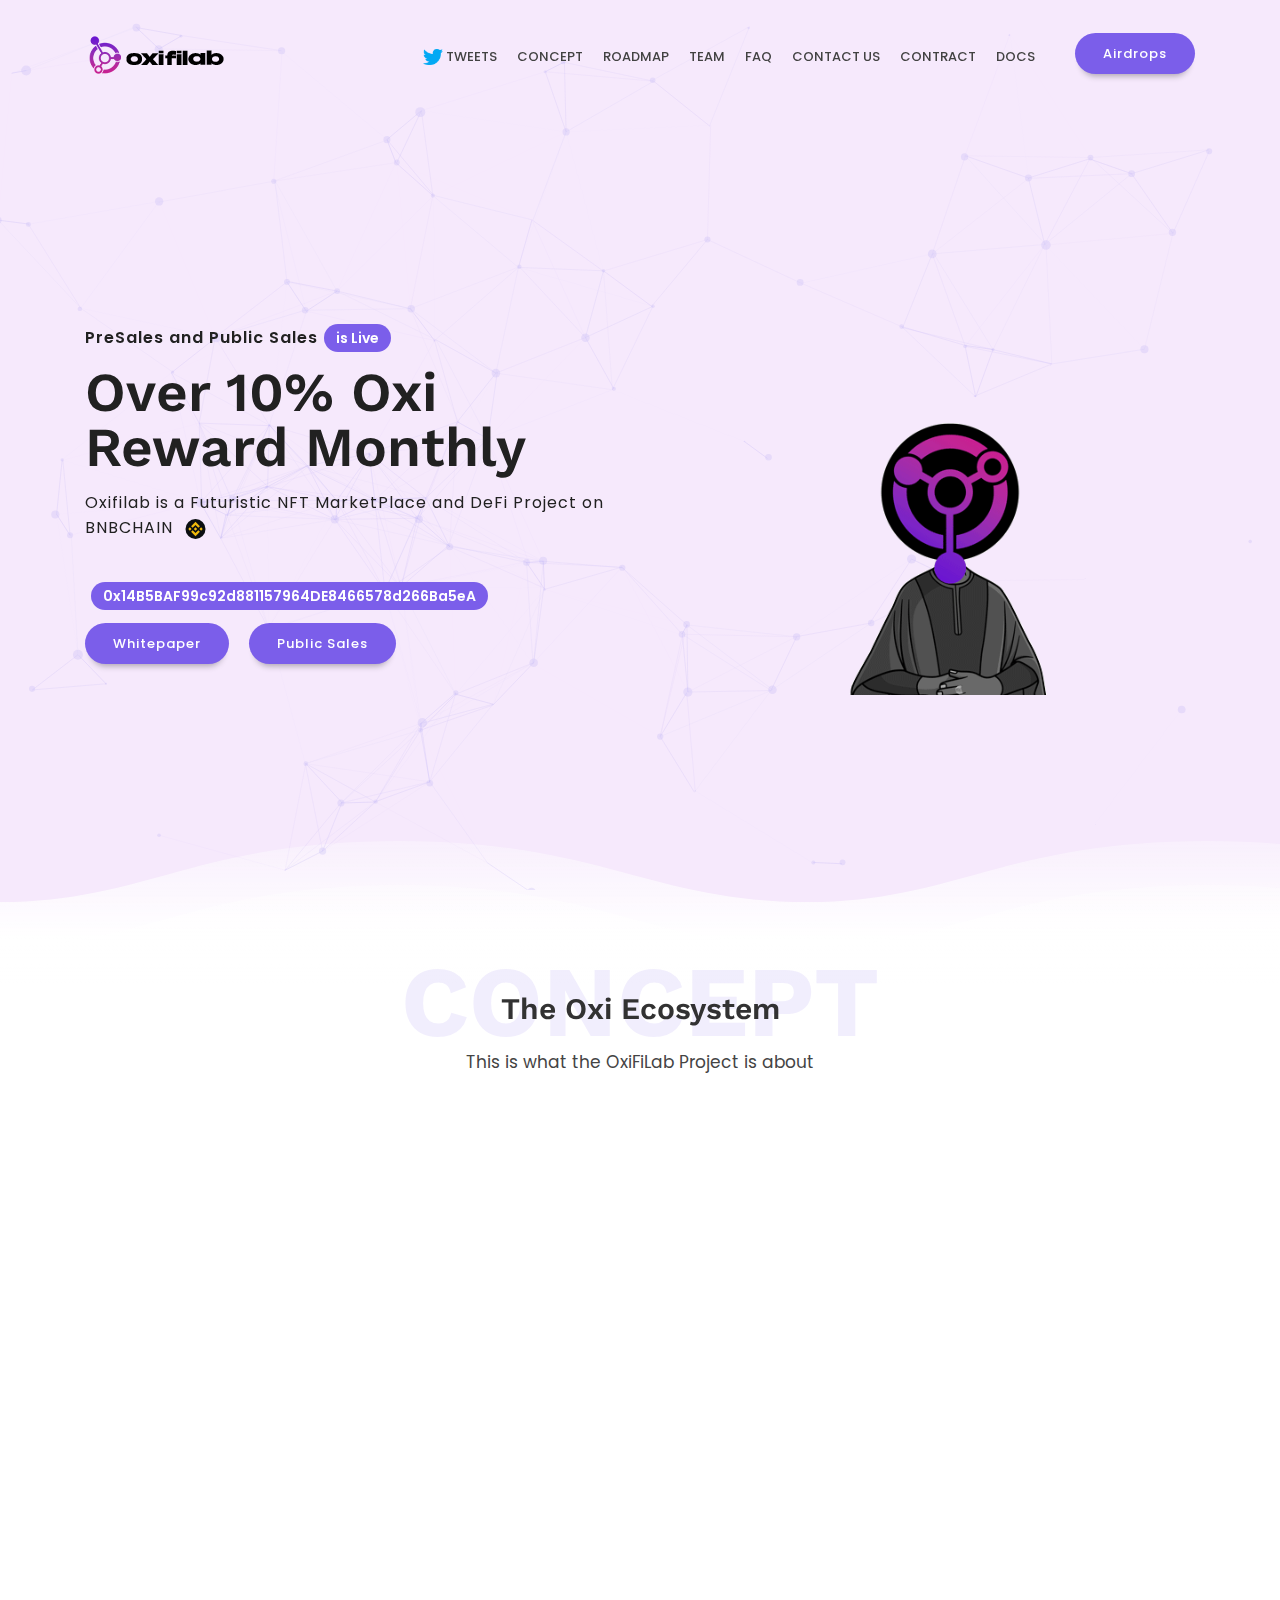
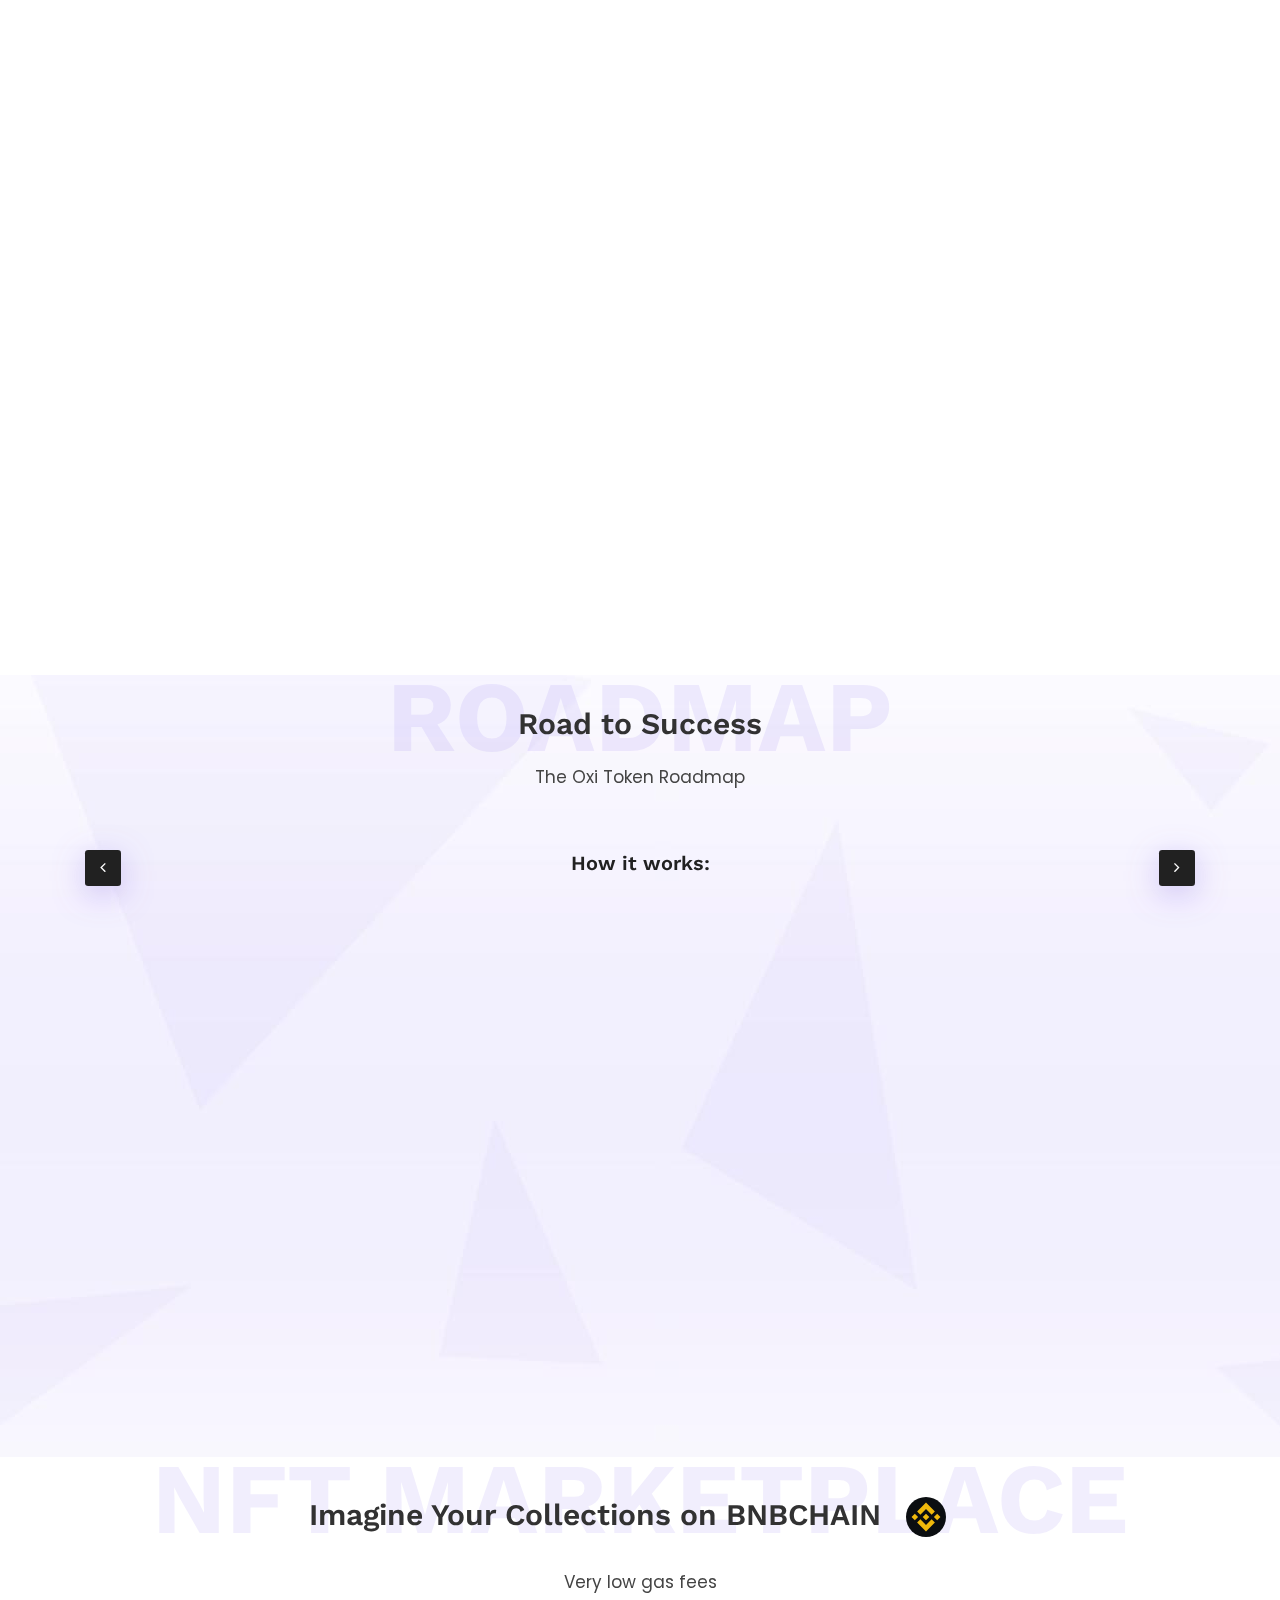
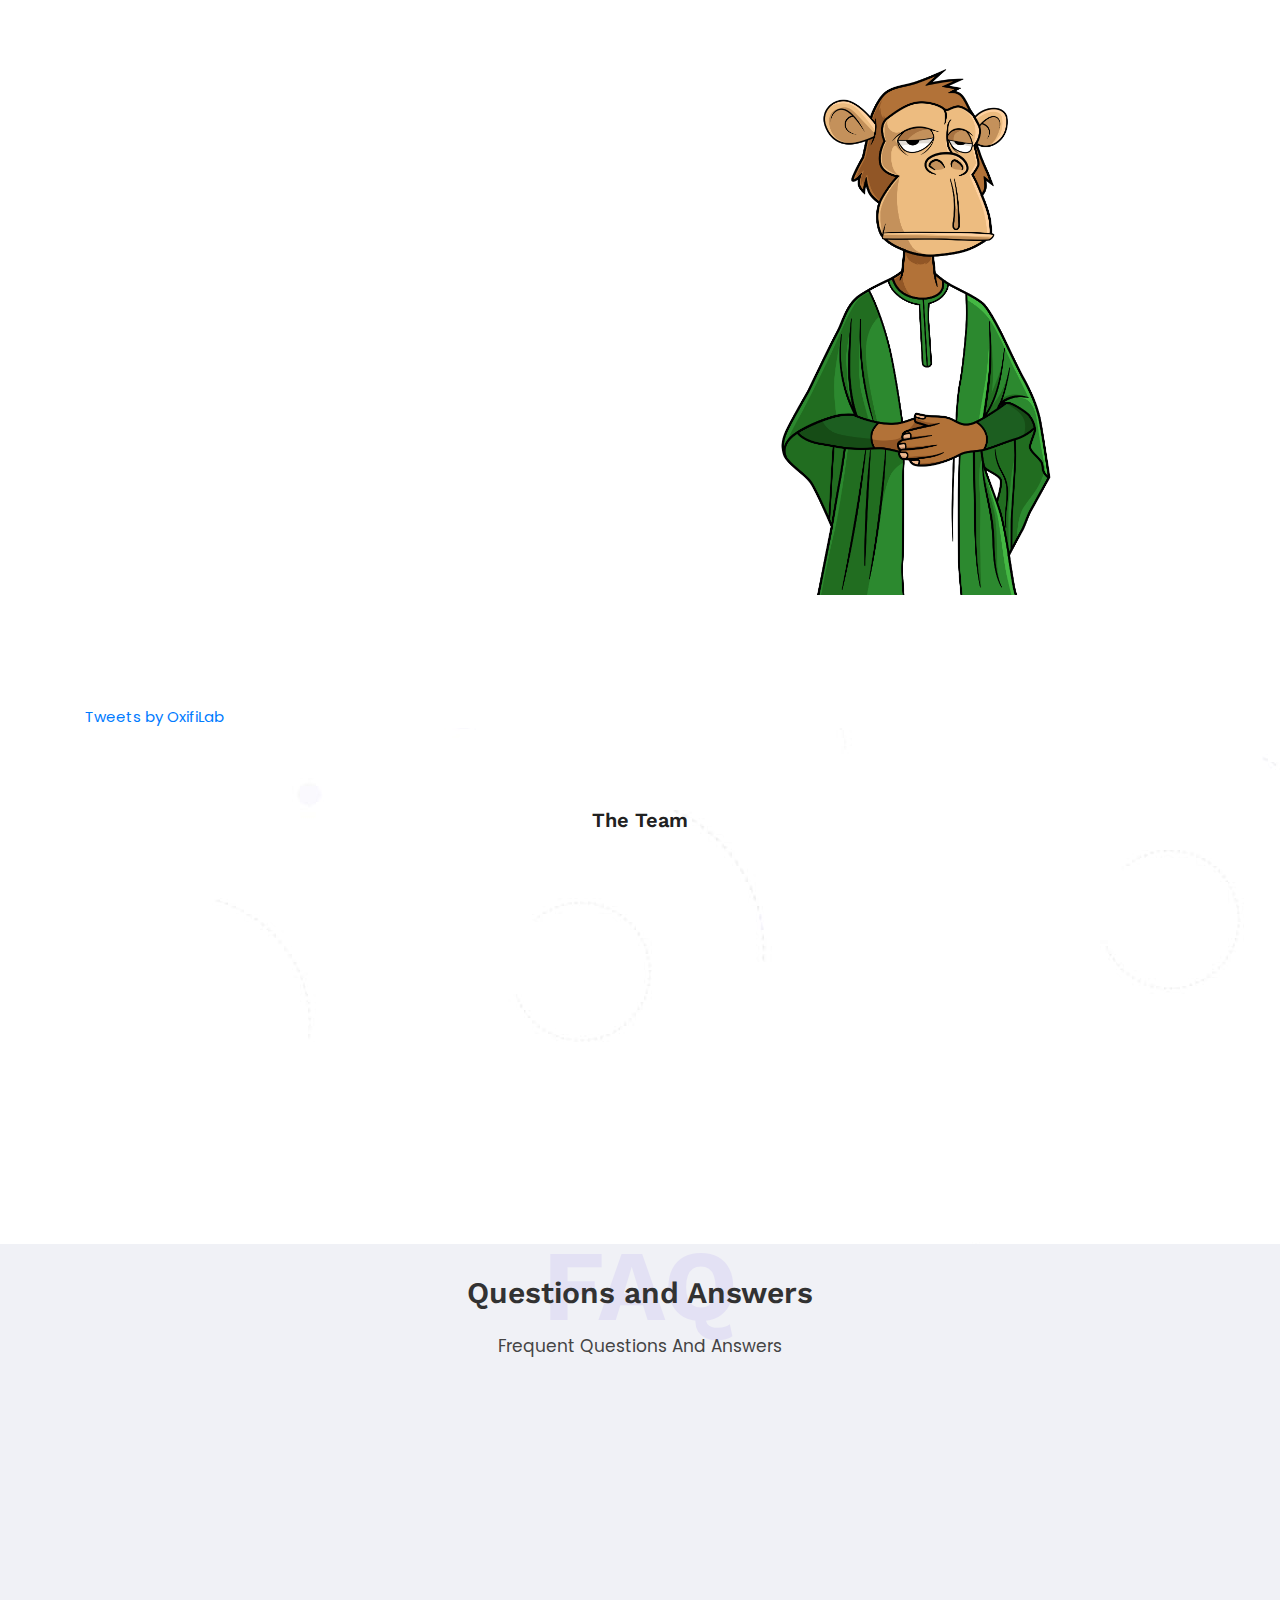
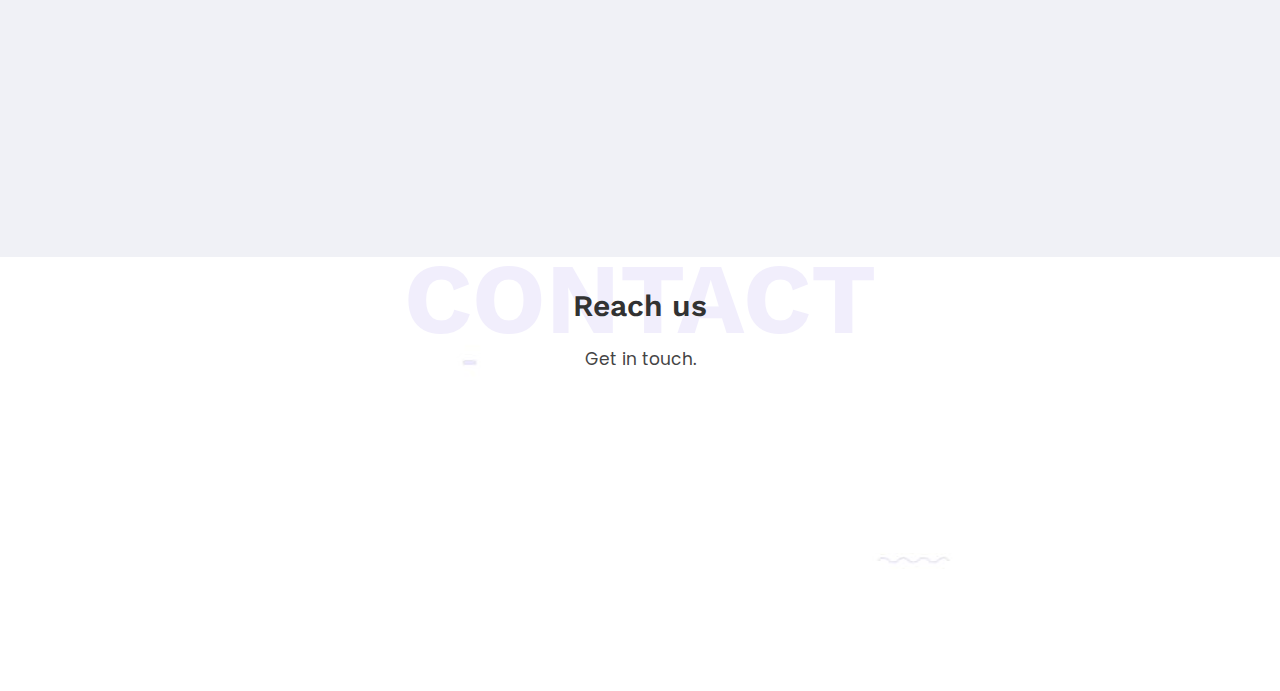
<file: index.html>
﻿<!DOCTYPE html>
<!--[if IE 8]><html class="no-js lt-ie9" lang="en"> <![endif]-->
<!--[if gt IE 8]>
<!--><html class="no-js" lang="en"><!--<![endif]-->
<head>

	<!-- Basic Page Needs
	================================================== -->
	<meta charset="utf-8">
	<title>OxiFi Lab</title>
	<meta name="description"  content="Oxifi DEFINFT" />
	<meta name="author" content="OxifiDev">
	<meta name="keywords"  content="crypto, defi, oxifilab, oxil," />
	<meta property="og:title" content="Oxifi Lab Brew" />
	<meta property="og:type" content="website" />
	<meta property="og:url" content="www.oxifilab.co" />
	<meta property="og:image" content="https://oxifilab.co/img/coin-oxi.png" />
	<meta property="og:image:width" content="470" />
	<meta property="og:image:height" content="246" />
	<meta property="og:site_name" content="" />
	<meta property="og:description" content="" />
	<meta name="twitter:card" content="summary" />
	<meta name="twitter:site" content="@www.oxiflab.co" />
	<meta name="twitter:domain" content="http://oxifilab.co/" />
	<meta name="twitter:title" content="Oxifi Lab Brew" />
	<meta name="twitter:description" content="Future of DeFi" />
	<meta name="twitter:image" content="https://oxifilab.co/img/coin-oxi.png" />

	<!-- Mobile Specific Metas
	================================================== -->
	<meta name="viewport" content="width=device-width, initial-scale=1, maximum-scale=1">
	<meta name="theme-color" content="#212121"/>
    <meta name="msapplication-navbutton-color" content="#212121"/>
    <meta name="apple-mobile-web-app-status-bar-style" content="#212121"/>

	<!-- Web Fonts 
	================================================== -->
	<link href="https://fonts.googleapis.com/css?family=Work+Sans:100,200,300,400,500,600,700,800,900" rel="stylesheet"/>
	<link href="https://fonts.googleapis.com/css?family=Poppins:100,100i,200,200i,300,300i,400,400i,500,500i,600,600i,700,700i,800,800i,900,900i" rel="stylesheet"/>
	<link href="https://fonts.googleapis.com/css?family=Crimson+Text:400,400i,600,600i,700,700i" rel="stylesheet"/>	
	
	<!-- CSS
	================================================== -->
	<link rel="stylesheet" href="css/bootstrap.min.css"/>
	<link rel="stylesheet" href="css/font-awesome.min.css"/>
	<link rel="stylesheet" href="css/owl.carousel.css"/>
	<link rel="stylesheet" href="css/owl.transitions.css"/>
	<link rel="stylesheet" href="css/style.css"/>
	<link rel="stylesheet" href="css/colors/color.css"/>
			
	<!-- Favicons
	================================================== -->
	<link rel="icon" type="image/png" href="favicon.png">
	<link rel="apple-touch-icon" href="apple-touch-icon.png">
	<link rel="apple-touch-icon" sizes="72x72" href="apple-touch-icon-72x72.png">
	<link rel="apple-touch-icon" sizes="114x114" href="apple-touch-icon-114x114.png">
	
	
</head>
<body>	

	<div class="loader">
		<svg version="1.1" id="Layer_1" xmlns="http://www.w3.org/2000/svg" xmlns:xlink="http://www.w3.org/1999/xlink" x="0px" y="0px"
		 width="24px" height="30px" viewBox="0 0 24 30" style="enable-background:new 0 0 50 50;" xml:space="preserve">
			<rect x="0" y="0" width="4" height="10" fill="#333">
				<animateTransform attributeType="xml"
				attributeName="transform" type="translate"
				values="0 0; 0 20; 0 0"
				begin="0" dur="0.6s" repeatCount="indefinite" />
			</rect>
			<rect x="10" y="0" width="4" height="10" fill="#333">
				<animateTransform attributeType="xml"
				attributeName="transform" type="translate"
				values="0 0; 0 20; 0 0"
				begin="0.2s" dur="0.6s" repeatCount="indefinite" />
			</rect>
			<rect x="20" y="0" width="4" height="10" fill="#333">
				<animateTransform attributeType="xml"
				attributeName="transform" type="translate"
				values="0 0; 0 20; 0 0"
				begin="0.4s" dur="0.6s" repeatCount="indefinite" />
			</rect>
		</svg>	
	</div>
						

	
	<!-- Nav and Logo
	================================================== -->
	
	<div id="menu-wrap" class="menu-back cbp-af-header">
		<div class="container">
			<div class="row">
				<div class="col-12">
					<nav class="navbar navbar-expand-lg navbar-light bg-light mx-lg-0">
						<a class="navbar-brand pvps" href="/"><img src="img/logo.png" alt=""></a>
						<button class="navbar-toggler" type="button" data-toggle="collapse" data-target="#navbarSupportedContent" aria-controls="navbarSupportedContent" aria-expanded="false" aria-label="Toggle navigation">
							<span class="navbar-toggler-icon">
								<span class="menu-icon__line menu-icon__line-left"></span>
								<span class="menu-icon__line"></span>
								<span class="menu-icon__line menu-icon__line-right"></span>
							</span>
						</button>

						<div class="collapse navbar-collapse" id="navbarSupportedContent">
							<ul class="navbar-nav ml-auto">
								<li class="nav-item">
									<a class="nav-link" href="#tweets" data-ps2id-offset="120"> <img src="/img/twitter.png" height="20"/> Tweets</a>
								</li>
								<li class="nav-item">
									<a class="nav-link" href="#concept">Concept</a>
								
								<li class="nav-item">
									<a class="nav-link" href="#roadmap">Roadmap</a>
								</li>
								<li class="nav-item">
									<a class="nav-link" href="#team">Team</a>
								</li>
								<li class="nav-item">
									<a class="nav-link" href="#faq">FAQ</a>
								</li>
								<li class="nav-item">
									<a class="nav-link" href="#contact">Contact Us</a>
								</li>
								<li class="nav-item">
									<a class="nav-link" href="https://bscscan.com/token/0x14b5baf99c92d881157964de8466578d266ba5ea">Contract</a>
								</li>
								<li class="nav-item">
									<a class="nav-link" href="https://docs.oxifilab.co">Docs</a>
								</li>
								<li class="nav-item mt-2">
									<a   class=" btn btn-primary js-tilt" href="sales/" role="button" data-tilt-perspective="300" data-tilt-speed="700" data-tilt-max="24"><span>Airdrops</span></a>
								</li>
							</ul>
						</div>
					</nav>				
				</div>
			</div>
		</div>
	</div>

	
	<!-- Primary Page Layout
	================================================== -->

	<div class="section full-height-x height-auto-lg hide-over background-light-blue">
		<div class="hero-center-wrap relative-on-lg">
			<div class="container">
				<div class="row">
					<div class="col-lg-6 text-center text-lg-left  align-self-center z-bigger">
						<p>PreSales and Public Sales<span class="back-color">is Live</span> </p>
						<h2>Over 10% Oxi Reward Monthly </h2>
						<p class="mt-3 mb-4 pb-3 font-weight-normal">Oxifilab is a Futuristic NFT MarketPlace and DeFi Project on BNBCHAIN<img class = 'pvps' src="img/bnb.svg" alt="" height="30"></p>
						<a class ="" href="https://bscscan.com/token/0x14b5baf99c92d881157964de8466578d266ba5ea"><p><span class="back-color ">0x14B5BAF99c92d881157964DE8466578d266Ba5eA </span></p></a>
						<a class="btn btn-primary ml-lg-0 js-tilt" href="/wp/whitepaper-alpha.pdf" role="button" data-tilt-perspective="300" data-tilt-speed="700" data-tilt-max="24"><span>Whitepaper</span></a>
				
						<a  class= " btn btn-primary js-tilt" href="/sales" role="button" data-tilt-perspective="300" data-tilt-speed="700" data-tilt-max="24">Public Sales</a>
						<!-- <a class="btn btn-primary js-tilt" href="#app" data-gal="m_PageScroll2id" data-ps2id-offset="68" role="button" data-tilt-perspective="300" data-tilt-speed="700" data-tilt-max="24"><span>Download App</span></a> -->
					</div>
					<div class="col-md-5 offset-md-1 order-second order-md-last mb-4 mb-md-0">
						<div class="header-img">
							<img class="pvps" height = 400 src="img/oxi.gif" alt="">
						</div>
						
						
					</div>
				</div>
			</div>
		</div>
		<div class="ocean">
			<div class="wave"></div>
			<div class="wave"></div>
		</div>
		<div id="particles-js" class="min-height"></div>
	</div>

	

	<div class="section padding-top-bottom-bigs background-white" id="concept">
		<div class="container">
			<div class="row">
				<div class="col-md-12">
					<div class="title-wrap text-center">
						<div class="back-title">concept</div>
						<h3>The Oxi Ecosystem</h3>
						<p>This is what the OxiFiLab Project is about</p>
					</div>
				</div>
				<div class="col-md-4 mt-4 mt-md-0" data-scroll-reveal="enter bottom move 50px over 0.6s after 0.7s">
					<div class="concept-box">
						<img class = 'pvps' class="mb-4" src="img/coin-oxi.png" alt="">
						<div style="height: 20px"></div>
						<h5>Oxi Token</h5>
						<p>Official utility token of OxiFi Lab</p>
					</div>
				</div>
				<div class="col-md-4" data-scroll-reveal="enter bottom move 50px over 0.6s after 0.3s">
					<div class="concept-box">
						<img class="mb-4" src="img/nft.svg" alt="">
						<h5>NFT Market Place</h5>
						<p>Our mobility concept enables a BNBChain NFT Market Place</p>
					</div>
				</div>
				<div class="col-md-4 mt-4 mt-md-0" data-scroll-reveal="enter bottom move 50px over 0.6s after 0.5s">
					<div class="concept-box">
						<img class="mb-4" src="img/polygon-matic-logo.svg" alt="">
						<h5>Fully Scalable</h5>
						<p>Oxifilab NFT Market Place will be Scaled to other Chains EX. Polygon, Optimism and other EVM Chains</p>
					</div>
				</div>
				<div class="col-md-4 mt-4 mt-md-0" data-scroll-reveal="enter bottom move 50px over 0.6s after 0.7s">
					<div class="concept-box">
						<img class="mb-4" src="img/con-3.svg" alt="">
						<h5>Yield Farming (10% Monthly)</h5>
						<p>By Simply Holding your Oxi tokens in your wallet, you're entitled to 10% of total holdings on a monthly basis</p>
					</div>
				</div>
				<div class="col-md-4 mt-4 mt-md-0" data-scroll-reveal="enter bottom move 50px over 0.6s after 0.7s">
					<div class="concept-box">
						<img class="mb-4" src="img/con-3.svg" alt="">
						<h5>Sniping Bot</h5>
						<p>Launch of Oxifi Sniping Bot to give DeFi Traders the edge over others (2023)</p>
					</div>
				</div>
				<div class="col-md-12 padding-top-bottom" data-scroll-reveal="enter bottom move 50px over 0.6s after 0.3s">
					<div class="line-sep"></div>
				</div>
			</div>	
		</div>
		<div class="container" id="oxi">
			<div class="row">
				<div class="col-md-6 align-self-center" data-scroll-reveal="enter left move 50px over 0.6s after 0.3s">
					<h4>Oxi Token</h4>
					<p class="lead">Oxi is the official token of OxifiLab created on the BNBChain</p>
					<p>Oxi yields a 10% Reward of total token held in wallet per month, provided the holder has completely held the token for a total of 30 days</p>
					<p>Oxi will be the utility token for our soon to be developed NFT Market Place, which will see our top holders get Oxi NFTs For Free</p>
					<p>Early adopters/ Private Sale Holders can earn up to a 100% bonus based on the final token value</p>
					<a class="btn btn-primary mt-4 mx-0 js-tilt" href="#roadmap" data-gal="m_PageScroll2id" data-ps2id-offset="68" role="button" data-tilt-perspective="300" data-tilt-speed="700" data-tilt-max="24"><span>Roadmap</span></a>
					
				</div>
				
				<div class="col-xl-3 col-sm-6 mt-4 mt-sm-0" data-scroll-reveal="enter bottom move 50px over 0.6s after 0.5s">
					<div class="table-sale background-grey table-shadow">
						<h4 class="text-center"><img  height="135px" width="135px" src="/img/coin-oxi.png"/></h4>
						<div class="table-line mt-4 mb-4"></div>
						<p class="text-left">🪙 Name : Oxi</p>
						<p class="text-left">⚛️ Symbol : OXI</p>
						<p class="text-left">🔢 Decimal  : 18</p>
						<p class="text-left">💽 Total Supply : 20,000,000,000 OXI</p>
						<p class="text-left">📝 Contract Address : <a href="https://bscscan.com/token/0x14b5baf99c92d881157964de8466578d266ba5ea">0x14B....266Ba5eA</a></p>
						
					</div>
				</div>
				<div class="col-xl-3 col-sm-6 mt-4 mt-xl-0" data-scroll-reveal="enter bottom move 50px over 0.6s after 0.5s">
					<div class="table-sale background-grey table-shadow">
						<h4 class="text-center"><img height="135px" width="135px" src="/img/chart.png"/></h4>
						<div class="table-line mt-4 mb-4"></div>
						<p class="text-left">🎁 Airdrop –  5%</p>
						<p class="text-left">💸 Pre-Sales – 5%</p>
						<p class="text-left">💸 Public Sale – 20%</p>
						<p class="text-left">🏆 10% Reward – 15%</p>
						<p class="text-left">🔒 Lock - 25%</p>
						<p class="text-left">👥 Team - 15%</p>
						<p class="text-left">💱 Pancakeswap – 15%</p>
					</div>
					
				</div>
			</div>	
		</div>	
		
		
	</div>
			
	<div class="section padding-top-bottom-big" id="roadmap">
		<div class="background-parallax" style="background-image: url('img/parallax-1.jpg')" data-enllax-ratio=".5" data-enllax-type="background" data-enllax-direction="horizontal"></div>
		<div class="container">
			<div class="row">
				<div class="col-md-12">
					<div class="title-wrap text-center">
						<div class="back-title">roadmap</div>
						<h3>Road to Success</h3>
						<p>The Oxi Token Roadmap</p>
					</div>
				</div>
				<div class="col-md-12">
					<div class="customNavigation">
						<a class="prev-roadmap"><i class="fa fa-angle-left"></i></a>
						<a class="next-roadmap"><i class="fa fa-angle-right"></i></a>
					</div>
					<div id="owl-roadmap" class="owl-carousel owl-theme">											
						<div class="item">						 
							<div class="roadmap-box background-white">
								<p class="mb-4 achieved"><span>Achieved</span></p>
								<h6>Q1 2022</h6>
								<p>PROJECT INCEPTION</p>
							</div>	
						</div>											
						<div class="item"> 						 
							<div class="roadmap-box current-road background-white roadmap-shadow">
								<p class="mb-4"><span>Current</span></p>
								<h6>Q2 2022 [APRIL]</h6>
								<p>Community Growth, Social Bonding, Airdrops Collation, Private Sales Whitelisting</p>
							</div>	
						</div>												
						<div class="item"> 						 
							<div class="roadmap-box next-road background-white">
								<p class="mb-4 plan"><span>Plan</span></p>
								<h6>Q2 2022 [MAY]</h6>
								<p>Blockchain Dev Starts & Private Sales of Oxi</p>
							</div>	
						</div>											
						<div class="item"> 						 
							<div class="roadmap-box next-road background-white">
								<p class="mb-4 plan"><span>Plan</span></p>
								<h6>Q2 2022 [JUNE]</h6>
								<p class="text-left"> Coinmarketcap listing
									Coingecko listing
									DappRadar listing
									</p>
							</div>	
						</div>											
						<div class="item"> 						 
							<div class="roadmap-box next-road background-white">
								<p class="mb-4 plan"><span>Plan</span></p>
								<h6>Q2 2022 [JUNE/JULY]</h6>
								<p class="text-left">1. Public IDO Sales<br/>2. Initial 10% Rewards (Private Sale Holders)<br/></p> </p>
							</div>	
						</div>	
						<div class="item"> 						 
							<div class="roadmap-box next-road background-white">
								<p class="mb-4 plan"><span>Plan</span></p>
								<h6>Q2 2022 JUNE/JULY</h6>
								<p>Airdrops Distribution & First Token Burning</p>
							</div>	
						</div>											
						<div class="item"> 						 
							<div class="roadmap-box next-road background-white">
								<p class="mb-4 plan"><span>Plan</span></p>
								<h6>Q2/Q3 2022 [JULY - DECEMBER] </h6>
								<p>10% Reward Every Month for Oxi Holders</p>
							</div>	
						</div>											
						
						<div class="item"> 						 
							<div class="roadmap-box next-road background-white">
								<p class="mb-4 plan"><span>Plan</span></p>
								<h6>Q2/Q3 JULY/AUGUST</h6>
								<p>Dex Listing (Pancake Swap), General Exchange Listings</p>
							</div>	
						</div>
						<div class="item"> 						 
							<div class="roadmap-box next-road background-white">
								<p class="mb-4 plan"><span>Plan</span></p>
								<h6>Q4 2022 OCTOBER</h6>
								<p> Final Airdrops Distribution</p>
							</div>	
						</div>	
						<div class="item"> 						 
							<div class="roadmap-box next-road background-white">
								<p class="mb-4 plan"><span>Plan</span></p>
								<h6>2023</h6>
								<p class="text-left">1. Launch of Oxifilab NFT MarketPlace<br/>
									2. Launch of OxifiLab Snipe Bot<br/>
									3. OxifiLab Free NFT Distribution to Top OXI Holders<br/>
									4. Launch of OxifiLab Api for Developers<br/>
									5. Token Burning<br/>
									6. Marketting & Further Reach<br/>
									7. Adding OXI Token for NFT Collection Sales & More</p>
							</div>	
						</div>						
					</div>
				</div>
				
					
				<div class="col-md-12 ">
					<div class="title-wrap text-center">
						<h5>How it works:</h5>
					</div>
				</div>
				<div class="col-md-8 offset-md-2" data-scroll-reveal="enter bottom move 50px over 0.6s after 0.3s">
					<div class="video-section video-shadow">
						<figure class="vimeo"> 
							<a href="https://player.vimeo.com/video/697184894?h=11a757191d">
								<img src="img/video@2x.jpg" alt="image"/>
							</a>
						</figure>
					</div>
				</div>
			</div>	
		</div>
	
	</div>
	

	<div class="section padding-top-bottom-big" id="app">
		<div class="container">
			<div class="row">
				<div class="col-md-12">
					<div class="title-wrap text-center">
						<div class="back-title">NFT MarketPlace</div>
						<h3>Imagine Your Collections on BNBCHAIN<img src="img/bnb.svg" height = "60" alt=""></h3> 
						<p>Very low gas fees</p>
					</div>
				</div>
			</div>	
		</div>
		<div class="container">
			<div class="row">
				<div class="col-md-6 align-self-center" data-scroll-reveal="enter bottom move 50px over 0.6s after 0.3s">
					<h4>Q3 2022 - Oxifilab NFT Market Place</h4>
					<p class="lead">Trade NFts with Ease and Low gas</p>
					<ul class="app-list mb-5 mt-4">
						<li>Low Listing Fees</li>
						<li>OpenSea of the BNBCHAIN</li>
						<li>Tradable Tokens</li>
						<li>Detailed transaction info</li>
						<li>Custom fees and limits</li>
					</ul>
					<button disabled class="btn btn-primary mx-0 js-tilt" href="#" role="button" data-tilt-perspective="300" data-tilt-speed="700" data-tilt-max="24"><span>Launch App</span></button>
					
				</div>
				<div class="col-md-6 order-first order-md-last mb-4 mb-md-0">
					<div class="img-wrap">
						<img src="img/fi.png" alt="">
					</div>
				</div>
			</div>	
		</div>	
	</div>

	<!-- <div class="section padding-top-big padding-bottom background-dark-blue-1">
		<div class="container">
			<div class="row">
				<div class="col-md-12">
					<div class="title-wrap text-center">
						<h5 class="color-light">as featured on:</h5>
					</div>
				</div>
				<div class="col-md-12">
					<ul class="logo-wrap">
						<li><img src="img/cm.png" alt=""></li>
						<li><img src="img/cg.webp" alt=""></li>
						<li><img src="img/logos/3.png" alt=""></li>
						<li><img src="img/logos/4.png" alt=""></li>
						<li><img src="img/logos/5.png" alt=""></li>
						<li><img src="img/logos/6.png" alt=""></li>
						<li><img src="img/logos/7.png" alt=""></li>
						<li><img src="img/logos/8.png" alt=""></li>
						<li><img src="img/logos/9.png" alt=""></li>
					</ul>
				</div>
			</div>	
		</div>
	</div> -->
	<div class="container" id = "tweets">
		<a class="twitter-timeline" data-width="1000" data-height="500" href="https://twitter.com/OxifiLab?ref_src=twsrc%5Etfw">Tweets by OxifiLab</a> <script async src="https://platform.twitter.com/widgets.js" charset="utf-8"></script> 
	</div>
	<div class="section padding-top-bottom-big" id="team">
		<div class="background-parallax" style="background-image: url('img/parallax-3.jpg')" data-enllax-ratio=".5" data-enllax-type="background" data-enllax-direction="vertical"></div>
		<div class="container">
			
		</div>
		<div class="container">
			<div class="row justify-content-center">
				
				
				<div class="col-md-12 padding-top-small">
					<div class="title-wrap text-center mb-5">
						<h5>The Team</h5>
					</div>
				</div>
				<div class="col-xl-3 col-md-6 mb-5 mb-xl-0" data-scroll-reveal="enter bottom move 50px over 0.6s after 0.3s">
					<div class="team-wrap">
						<a class="d-inline" data-toggle="modal" data-target="#team-modal-4">
							<div class="team-img-wrap js-tilt" data-tilt-perspective="700" data-tilt-speed="700" data-tilt-max="24">
								<img src="img/p1.png" alt="">
								<div class="team-img-mask"></div>
							</div>
						</a>
						<h6>Исак</h6>
						<p>Blockchain Dev</p>
						<a class="app-btn" href="https://twitter.com/hojoisaac"><i class="fa fa-twitter"></i></a>
					
					</div>
				</div>
				<div class="col-xl-3 col-md-6 mb-5 mb-xl-0" data-scroll-reveal="enter bottom move 50px over 0.6s after 0.5s">
					<div class="team-wrap">
						<a class="d-inline" data-toggle="modal" data-target="#team-modal-5">
							<div class="team-img-wrap js-tilt" data-tilt-perspective="700" data-tilt-speed="700" data-tilt-max="24">
								<img src="img/p2.png" alt="">
								<div class="team-img-mask"></div>
							</div>
						</a>
						<h6>0xDeblaize</h6>
						<p>Js & Web3 Expert</p>
						<a class="app-btn" href="https://twitter.com/adedayo_ajao"><i class="fa fa-twitter"></i></a>
					</div>
				</div>
				<div class="col-xl-3 col-md-6 mb-5 mb-xl-0" data-scroll-reveal="enter bottom move 50px over 0.6s after 0.7s">
					<div class="team-wrap">
						<a class="d-inline" data-toggle="modal" data-target="#team-modal-6">
							<div class="team-img-wrap js-tilt" data-tilt-perspective="700" data-tilt-speed="700" data-tilt-max="24">
								<img src="img/p3.png" alt="">
								<div class="team-img-mask"></div>
							</div>
						</a>
						<h6>0xZ</h6>
						<p>Social Developer</p>
						<a class="app-btn" href="https://twitter.com/sakaomeiza_"><i class="fa fa-twitter"></i></a>
					</div>
				</div>
				<div class="col-xl-3 col-md-6" data-scroll-reveal="enter bottom move 50px over 0.6s after 0.9s">
					<div class="team-wrap">
						<a class="d-inline" data-toggle="modal" data-target="#team-modal-7">
							<div class="team-img-wrap js-tilt" data-tilt-perspective="700" data-tilt-speed="700" data-tilt-max="24">
								<img src="img/p4.png" alt="">
								<div class="team-img-mask"></div>
							</div>
						</a>
						<h6>REO</h6>
						<p>Project Developer</p>
						<a class="app-btn" href="https://twitter.com/OhioNuel"><i class="fa fa-twitter"></i></a>
					</div>
				</div>
			</div>	
		</div>
	</div>





	<div class="modal fade bd-example-modal-lg" id="team-modal-4" tabindex="-1" role="dialog" aria-labelledby="team-modal-4" aria-hidden="true">
		<div class="modal-dialog modal-dialog-centered modal-lg" role="document">
			<div class="modal-content">
				<div class="modal-img-wrap" style="background-image: url('img/p1.png')"></div>
				<div class="modal-header">
					<button type="button" class="close" data-dismiss="modal" aria-label="Close">
						<span aria-hidden="true"></span>
					</button>
				</div>
				<div class="modal-body">
					<div class="container">
						<div class="row">
							<div class="col-md-12 mb-4">
								<h3 class="mb-0">Исак</h3>
								<p class="lead">Blockchain Dev</p>
							</div>
							
							</div>
						</div>	
					</div>
				</div>
			</div>
		</div>
	</div>	

	

	<div class="modal fade bd-example-modal-lg" id="team-modal-5" tabindex="-1" role="dialog" aria-labelledby="team-modal-5" aria-hidden="true">
		<div class="modal-dialog modal-dialog-centered modal-lg" role="document">
			<div class="modal-content">
				<div class="modal-img-wrap" style="background-image: url('img/p2.png')"></div>
				<div class="modal-header">
					<button type="button" class="close" data-dismiss="modal" aria-label="Close">
						<span aria-hidden="true"></span>
					</button>
				</div>
				<div class="modal-body">
					<div class="container">
						<div class="row">
							<div class="col-md-12 mb-4">
								<h3 class="mb-0">0xDeblaize</h3>
								<p class="lead">Js & Web3 Expert</p>
							</div>
						
						</div>	
					</div>
				</div>
			</div>
		</div>
	</div>	


	<div class="modal fade bd-example-modal-lg" id="team-modal-6" tabindex="-1" role="dialog" aria-labelledby="team-modal-6" aria-hidden="true">
		<div class="modal-dialog modal-dialog-centered modal-lg" role="document">
			<div class="modal-content">
				<div class="modal-img-wrap" style="background-image: url('img/p3.png')"></div>
				<div class="modal-header">
					<button type="button" class="close" data-dismiss="modal" aria-label="Close">
						<span aria-hidden="true"></span>
					</button>
				</div>
				<div class="modal-body">
					<div class="container">
						<div class="row">
							<div class="col-md-12 mb-4">
								<h3 class="mb-0">0xZ</h3>
								<p class="lead">Social Developer</p>
							</div>
							
						</div>	
					</div>
				</div>
			</div>
		</div>
	</div>	


	<div class="modal fade bd-example-modal-lg" id="team-modal-7" tabindex="-1" role="dialog" aria-labelledby="team-modal-7" aria-hidden="true">
		<div class="modal-dialog modal-dialog-centered modal-lg" role="document">
			<div class="modal-content">
				<div class="modal-img-wrap" style="background-image: url('img/p4.png')"></div>
				<div class="modal-header">
					<button type="button" class="close" data-dismiss="modal" aria-label="Close">
						<span aria-hidden="true"></span>
					</button>
				</div>
				<div class="modal-body">
					<div class="container">
						<div class="row">
							<div class="col-md-12 mb-4">
								<h3 class="mb-0">REO</h3>
								<p class="lead">Project developer</p>
							</div>
						
						</div>	
					</div>
				</div>
			</div>
		</div>
	</div>		
	

	<div class="section padding-top-bottom-big background-grey" id="faq">
		<div class="container">
			<div class="row">
				<div class="col-md-12">
					<div class="title-wrap text-center">
						<div class="back-title">faq</div>
						<h3>Questions and Answers</h3>
						<p>Frequent Questions And Answers</p>
					</div>
				</div>
			</div>	
		</div>
		<div class="container">
			<div class="row">
				<div class="col-md-6" data-scroll-reveal="enter bottom move 50px over 0.6s after 0.3s">
					<div id="accordion" class="accordion-style">
						<div class="card">
							<div class="card-header" id="headingOne">
								<a class="background-white" data-toggle="collapse" data-target="#collapseOne" aria-expanded="true" aria-controls="collapseOne">
									What exactly is your token?
								</a>
							</div>

							<div id="collapseOne" class="collapse show" aria-labelledby="headingOne" data-parent="#accordion">
								<div class="card-body">
									<h6>What exactly is your token?</h6>
									<p>Oxi is the official Token for Oxifilab, Oxi will be a utility token for Oxifilab NFT Market Place, Holders of Oxi will get 10% Reward Monthly of the amount of Oxi held. Top Holders of Oxi will get free NFTs when Our Platforms launches</p>
								</div>
							</div>
						</div>
						
						<div class="card">
							<div class="card-header" id="headingTwo">
								<a class="collapsed background-white" data-toggle="collapse" data-target="#collapseTwo" aria-expanded="false" aria-controls="collapseTwo">
									What’s your overall strategy?
								</a>
							</div>
							<div id="collapseTwo" class="collapse" aria-labelledby="headingTwo" data-parent="#accordion">
								<div class="card-body">
									<h6>What’s your overall strategy?</h6>
									<p>Our strategy is very straightforward: <br/>1) Raise funds<br/> 2) Leverage those funds to imporve OXI token and Build Our NFT MarketPlace<br/> 3) Give holders incentives to make them hold OXI for much longer, thereby increasing demands in return giving it a higher value<br/> </p>
								</div>
							</div>
						</div>
						
						<div class="card">
							<div class="card-header" id="headingThree">
								<a class="collapsed background-white" data-toggle="collapse" data-target="#collapseThree" aria-expanded="false" aria-controls="collapseThree">
									What is Oxifilab?
								</a>
							</div>
							<div id="collapseThree" class="collapse" aria-labelledby="headingThree" data-parent="#accordion">
								<div class="card-body">
									<h6>What is Oxifilab ?</h6>
									<p>OXIFILAB is a DEFI and NFT Project, Check WhitePaper for More</p>
								</div>
							</div>
						</div>
					</div>				
				</div>
				<div class="col-md-6 mt-4 mt-md-0" data-scroll-reveal="enter bottom move 50px over 0.6s after 0.5s">
					<div id="accordion-snd" class="accordion-style">
						<div class="card">
							<div class="card-header" id="headingFour">
								<a class="background-white" data-toggle="collapse" data-target="#collapseFour" aria-expanded="true" aria-controls="collapseFour">
									When is IDO and Token Minting?
								</a>
							</div>

							<div id="collapseFour" class="collapse show" aria-labelledby="headingFour" data-parent="#accordion-snd">
								<div class="card-body">
									<h6>When is IDO and Token Minting?</h6>
									<p>Private Sale Whitelisting is live</p>
								</div>
							</div>
						</div>
						
						<div class="card">
							<div class="card-header" id="headingFive">
								<a class="collapsed background-white" data-toggle="collapse" data-target="#collapseFive" aria-expanded="false" aria-controls="collapseFive">
									What chain will Oxi be developed on?
								</a>
							</div>
							<div id="collapseFive" class="collapse" aria-labelledby="headingFive" data-parent="#accordion-snd">
								<div class="card-body">
									<h6>What chain will Oxi be developed on?</h6>
									<p>BNBCHAIN</p>
								</div>
							</div>
						</div>
						
						<div class="card">
							<div class="card-header" id="headingSix">
								<a class="collapsed background-white" data-toggle="collapse" data-target="#collapseSix" aria-expanded="false" aria-controls="collapseSix">
									How much should I invest?
								</a>
							</div>
							<div id="collapseSix" class="collapse" aria-labelledby="headingSix" data-parent="#accordion-snd">
								<div class="card-body">
									<h6>How much should I invest?</h6>
									<p>Cryptocurrency is not without risk, and we are open and candid about those risks in our White Paper, Maximum of 5 BNB Mint per user</p>
								</div>
							</div>
						</div>
						<div class="card">
							<div class="card-header" id="headingSeven">
								<a class="collapsed background-white" data-toggle="collapse" data-target="#collapseSeven" aria-expanded="false" aria-controls="collapseSeven">
									Where is your Contract Address?
								</a>
							</div>
							<div id="collapseSeven" class="collapse" aria-labelledby="headingSeven" data-parent="#accordion-snd">
								<div class="card-body">
									<h6>Where is your Contract Address ?</h6>
									<p>\0x14B5BAF99c92d881157964DE8466578d266Ba5eA </p>
								</div>
							</div>
						</div>
					</div>				
				</div>
			</div>	
		</div>
	</div>
	
	
	<div class="section padding-top-bottom-big" id="contact">
		<div class="background-parallax" style="background-image: url('img/parallax-4.jpg')" data-enllax-ratio=".5" data-enllax-type="background" data-enllax-direction="vertical"></div>
		<div class="container">
			<div class="row">
				<div class="col-md-12">
					<div class="title-wrap text-center">
						<div class="back-title">contact</div>
						<h3>Reach us</h3>
						<p>Get in touch.</p>
					</div>
				</div>
			</div>	
		</div>
		<div class="container">
			<div class="row justify-content-center">
				
				<div class="col-md-3 mt-4 mt-md-0" data-scroll-reveal="enter bottom move 50px over 0.6s after 0.5s">
					<div class="contact-det text-center">
						<img src="img/contact-2.svg" alt="">
						<h6>Email</h6>
						<a href="mailto:oxi@oxifilab.co">oxi@oxifilab.co</a>
					</div>
				</div>
				<div class="col-md-3 mt-4 mt-md-0" data-scroll-reveal="enter bottom move 50px over 0.6s after 0.7s">
					<div class="contact-det text-center">
						<img src="/img/twitter.png" alt="">
						<h6>TWITTER</h6>
						<a href="https://twitter.com/oxifilab">@Oxifilab</a>
					</div>
				</div>
				<div class="col-md-3 mt-4 mt-md-0" data-scroll-reveal="enter bottom move 50px over 0.6s after 0.7s">
					<div class="contact-det text-center">
						<img src="/img/discord.svg" alt="">
						<h6>Discord</h6>
						<a href="https://discord.gg/2wp22hmAdC">Join Discord Server</a>
					</div>
				</div>
				<div class="col-md-3 mt-4 mt-md-0" data-scroll-reveal="enter bottom move 50px over 0.6s after 0.7s">
					<div class="contact-det text-center">
						<img src="/img/telegram.svg" alt="">
						<h6>Telegram</h6>
						<a href="https://t.me/oxifilab">Join us on Telegram</a>
					</div>
				</div>
			</div>
	<!-- 		
		</div>
	</div>
	
	
	<div class="section padding-top-big">
		<div class="background-parallax" style="background-image: url('img/parallax-dark-2.jpg')" data-enllax-ratio="2" data-enllax-type="background" data-enllax-direction="vertical"></div>
		<div class="container padding-bottom-big">
			<div class="row justify-content-between">
				
				<div class="col-lg-5 mt-4">
					<ul class="footer-list">
						<li class="text-left"><a href="#concept">concept</a></li>
						<li class="text-left"><a href="#roadmap">roadmap</a></li>
						<li class="text-left"><a href="#tweets">Tweets</a></li>
						<li class="text-left"><a href="#team">team</a></li>
						<li class="text-left"><a href="#faq">FAQ</a></li>
						
						
				</div>
			</div>
		</div>
		<div class="section py-4 background-dark-blue">
			<div class="container">
				<div class="row">
					<div class="col-lg-6 footer text-center text-lg-left">
						<p>Copyright © 2022, Oxifilab. </p>
					</div>
					<div class="col-lg-6 footer mt-4 mr-auto mt-lg-0 mr-lg-0 text-center text-lg-right">
						<a class="app-btn mx-2 mr-lg-3" href="https://twitter.com/oxifilab"><i class="fa fa-twitter"></i></a>
	
						<a class="app-btn mx-2 mr-lg-3" href="https://github.com/oxifilab"><i class="fa fa-git"></i></a>
					
						<a class="app-btn mx-2 mr-lg-0" href="https://t.me/oxifilab"><i class="fa fa-paper-plane"></i></a>
					</div>
				</div>
			</div>
		</div>
	</div>
	

	
	
	
	<div class="scroll-to-top">to top</div>



	
	<!-- JAVASCRIPT
    ================================================== -->
	<script src="js/jquery-3.2.1.min.js"></script>
	<script src="js/popper.min.js"></script> 
	<script src="js/bootstrap.min.js"></script>
	<script src="js/plugins.js"></script> 
	<script src="js/chart-custom.js"></script>  
	<script src="js/particles.js"></script> 
	<script src="js/custom.js"></script>  
	
	<script>
		function myFunction() {
		  alert("IDO Coming Soon");
		}
		</script>
	
<!-- End Document
================================================== -->
</body>
</html>
</file>
<file: css/style.css>
/* #Primary
================================================== */
a{
	text-decoration: none;
	
}

.btn-group button {
	background-color: #9500ff; /* Green background */
	/* Green border */
	color: white; /* White text */

	cursor: pointer; /* Pointer/hand icon */
	float: left; /* Float the buttons side by side */
  }
  
  .btn-group button:not(:last-child) {
	border-right: none; /* Prevent double borders */
  }
  
  /* Clear floats (clearfix hack) */
  .btn-group:after {
	content: "";
	clear: both;
	display: table;
  }
  
  /* Add a background color on hover */
  .btn-group button:hover {
	background-color: #880d80;
  }
.bil{
	font-size: 0.8rem;
	font-weight:600;
}
.pvps{	image-rendering: -webkit-optimize-contrast;}
.disabled-link {
	pointer-events: none;
  }
.exchange-box {
	padding-top: 20px;}
body{
	font-family: 'Poppins', sans-serif;
	font-weight:400;
	font-size: 15px;
	line-height: 23px;
	color: #535353;
	overflow-x: hidden;
}
h1, h2, h3, h4, h5, h6,
.h1, .h2, .h3, .h4, .h5, .h6{
	font-family: 'Work Sans', sans-serif;
	font-weight:400;
	margin-bottom: 0.8rem;
	line-height: 1.25;
	color: #212121;
}
.flex-sb{
	display: flex;
	flex-wrap: wrap;
	justify-content: space-between;
	align-items: center;
}
h1, .h1 {
	font-size: 2.8rem;
	font-weight:500;
}
h2, .h2 {
	font-size: 2.3rem;
}
h3, .h3 {
	font-size: 2rem;
}
h4, .h4 {
	font-size: 1.7rem;
	font-weight:500;
}
h5, .h5 {
	font-size: 1.25rem;
	font-weight:600;
}
h6, .h6 {
	font-size: 1rem;
	text-transform: uppercase;
	font-weight:600;
	margin-bottom: 1rem;
}
::selection {
	color: #fff;
}
::-moz-selection {
	color: #fff;
}
mark{
	color:#fff;
}
.lead {
	font-size: 18px;
	line-height: 27px;
}
.z-bigger {
	z-index: 10;
}
.account_money {
    width: 100%;
}

.account_money ul li {
    display: inline;
    justify-content: space-around;
}
.account_money ul li.crypto {
    background: rgb(0, 0, 0);
    padding: 8px 15px 8px 22px;
    color: #ffffff;
    border-radius: 30px 0 0px 30px;
    border: 1px solid rgb(0, 0, 0);
    transition: all 0.3s ease-in-out;
}
@media only screen and (max-width: 1199px) {
    .account_money ul li.crypto {
        padding: 8px 10px 8px 20px;
    }
}
@media only screen and (min-width: 1200px) and (max-width: 1350px) {
    .account_money ul li.crypto {
        padding: 8px 10px 8px 20px;
    }
}
.account_money ul li.crypto span {
    margin-right: 0px;
    font-weight: 500;
}
@media only screen and (max-width: 1199px) {
    .account_money ul li.crypto span {
        margin-right: 0px;
    }
}
@media only screen and (min-width: 1200px) and (max-width: 1350px) {
    .account_money ul li.crypto span {
        margin-right: 10px;
    }
}
.account_money ul li.crypto:hover,
.account_money ul li.crypto:focus,
.account_money ul li.crypto.active {
    background: #ffffff;
    color: rgb(0, 0, 0);
    border: 1px solid rgba(255, 255, 255, 0.08);
}
.account_money ul li.usd {
    border: 1px solid rgb(104, 0, 208);
    padding: 8px 20px 8px 10px;
    border-radius: 0px 30px 30px 0px;
}
@media only screen and (max-width: 1199px) {
    .account_money ul li.usd {
        padding: 8px 20px 8px 10px;
    }
}
@media only screen and (min-width: 1200px) and (max-width: 1350px) {
    .account_money ul li.usd {
        padding: 8px 20px 8px 10px;
    }
}
.account_money ul li.usd span {
    font-weight: 500;
    color: rgb(0, 0, 0);
}


/* #Preload
================================================== */

.loader {
	position: fixed;
	top: 0;
	left: 0;
	width: 100%;
	height: 100%;
	background-color: #fff;
	z-index: 9999;
}
.loader.dark {
	background-color: #0e0529;
}
.loader.green {
	background-color: #fff;
}
.loader.blue {
	background: linear-gradient(#2CBFC7, #46EEAA);
}
.loader svg{
	position: absolute;
	left: 50%;
	top: 50%;
	display: block;
	-webkit-transform: translate(-50%, -50%);
	transform: translate(-50%, -50%);
}
.loader.blue svg path,
.loader.blue svg rect{
	fill: #fff;
}


/* #Primary style
================================================== */
.fa-gift{
	color: purple;
}
.section {
    position: relative;
	width: 100%;
	display: block;
}
.relative {
    position: relative;
}
.over-hide{
	overflow: hidden;
}
.full-height {
	height: 100vh;
}
.full-height-x {
	height: 110vh;
}


.half-height {
	height: 50vh;
}
.small-25-height {
	height: 25vh;
}
.big-55-height {
	height: 55vh;
}
.big-60-height {
	height: 60vh;
}
.big-65-height {
	height: 65vh;
}
.big-70-height {
	height: 70vh;
}
.big-75-height {
	height: 75vh;
}
.big-80-height {
	height: 80vh;
}
.big-85-height {
	height: 85vh;
}
.max-width-80 {
	max-width: 80%;
}
.background-image-cover {
    background-position: center center;
	background-size: cover;
	background-repeat: no-repeat;
}
.background-image-cover-bottom {
    background-position: center bottom;
	background-size: cover;
	background-repeat: no-repeat;
}
.background-white {
	background-color: #ffffff !important;
}
.background-grey {
	background-color: #f0f1f6;
}
.background-grey-1 {
	background-color: #f9f9f9;
}
.background-dark {
	background-color: #212121;
}
.background-dark-1 {
	background-color: #353535;
}
.background-dark-2 {
	background-color: #1b1b1b;
}
.background-black {
	background-color: #000000;
}
.background-dark-blue {
	background-color: #323c46 !important;
}
.background-dark-blue-1 {
	background-color: #283038;
}
.background-dark-blue-2 {
	background-color: #0e0529;
}
.background-dark-blue-3 {
	background-color: #1e0b56;
}
.background-dark-blue-4 {
	background-color: #050112;
}
.background-light-blue {
	background-color: rgba(245, 231, 252, 0.9);
}
.background-gradient-dark{
	background: linear-gradient(#0e0529, #1e0b56);
}
.background-gradient-dark-re{
	background: linear-gradient(#1e0b56, #0e0529);
}
.background-gradient-light{
	background: linear-gradient(#004cff, #4d82ff);
}
.background-gradient-light-re{
	background: linear-gradient(#4d82ff, #004cff);
}
.background-light-blue-1 {
	background-color: #004cff;
}
.background-light-blue-2 {
	background-color: #4d82ff;
}
.background-gradient-green{
	background: linear-gradient(#2CBFC7, #46EEAA);
}
.background-gradient-green-re{
	background: linear-gradient(#46EEAA, #2CBFC7);
}
.background-light-green-1 {
	background-color: #2CBFC7;
}
.background-light-green-2 {
	background-color: #46EEAA;
}
.img-wrap  {
	position:relative;
	width:100%;
}
.img-wrap.header-img {
	min-width: 1150px;
}
.img-wrap img {
	width:100%;
	display:block;
}
.z-bigger  {
	z-index:10;
}
.padding-top-bottom {
	padding-top: 80px;
	padding-bottom: 80px;
}
.padding-top {
	padding-top: 80px;
}
.padding-bottom {
	padding-bottom: 80px;
}
.padding-top-bottom-big {
	padding-top: 30px;
	padding-bottom: 110px;
}
.padding-top-bottom-bigs {
	padding-top: 0px;
	padding-bottom: 110px;
}
.padding-top-big {
	padding-top: 110px;
}
.padding-bottom-big {
	padding-bottom: 110px;
}
.padding-top-bottom-small {
	padding-top: 50px;
	padding-bottom: 50px;
}
.padding-top-small {
	padding-top: 50px;
}
.padding-bottom-small {
	padding-bottom: 50px;
}
.padding-top-big-hero {
	padding-top: 180px;
}
.padding-bottom-big-hero {
	padding-bottom: 180px;
}
.color-light {
	color: #fff;
}
.color-light-1 {
	color: #f7f7f7;
}
.text-grey {
	color: #f9f9f9;
}

/* #Demo
================================================== */

.logo-demo {
    position: relative;
	width:100%;
}
.logo-demo img {
	height: 45px;
	display: block;
	margin: 0 auto;
}
.img-wrap.rounded img{
	border-radius: 20px;
	box-shadow: 0 8px 20px -6px rgba(0, 0, 0, 0.17);
}
.section.z-bigger-demo  {
	z-index: 10000 !important;
}
.demo a{
	color: #fff;
	-webkit-transition: all 300ms linear;
	transition: all 300ms linear; 
	text-transform: uppercase;
	letter-spacing: 1px;
	font-size: 13px;
	text-align: center;
	line-height: 25px;
	display: block;
	font-weight: 500;
}
.demo a:hover{
	text-decoration: none;
}


/* #Navigation
================================================== */

#wallet_button{}
#menu-wrap{
    position: fixed;
	width:100%;
	z-index:5000;
	margin:0 auto;
	top:0;
	left:0;
}
.menu-back{
	background-color: rgba(250,250,250,0);
	padding-top: 25px;
	padding-bottom: 25px;
	-webkit-transition : all 0.3s ease-out;
	-moz-transition : all 0.3s ease-out;
	-o-transition :all 0.3s ease-out;
	transition : all 0.3s ease-out;
}
.menu-back.dark{
	background-color: rgba(14,5,36,0);
}
.cbp-af-header {
	-webkit-transition : all 0.3s ease-out;
	-moz-transition : all 0.3s ease-out;
	-o-transition :all 0.3s ease-out;
	transition : all 0.3s ease-out;
}
.cbp-af-header.cbp-af-header-shrink {
	background-color: rgba(250,250,250,.95);
	padding-top: 5px;
	padding-bottom: 0;
	-webkit-transition : all 0.3s ease-out;
	-moz-transition : all 0.3s ease-out;
	-o-transition :all 0.3s ease-out;
	transition : all 0.3s ease-out;
}
.menu-back.cbp-af-header-shrink.dark{
	background-color: rgba(14,5,36,9);
}
.cbp-af-header.cbp-af-header-shrink .navbar {
	padding: 0;
	-webkit-transition : all 0.3s ease-out;
	-moz-transition : all 0.3s ease-out;
	-o-transition :all 0.3s ease-out;
	transition : all 0.3s ease-out;
}
.bg-light {
  background-color: transparent !important;
}
.navbar {
	padding: 0;
	-webkit-transition : all 0.3s ease-out;
	-moz-transition : all 0.3s ease-out;
	-o-transition :all 0.3s ease-out;
	transition : all 0.3s ease-out;
}
.nav-link,
.nav-link:hover, 
.nav-link:focus, 
.nav-link:active {
	opacity: 1;
	font-weight: 500;
	font-size: 13px;
	text-transform: uppercase;
}
.d-flex{
	padding-top: 16px ;
	
width: 100%;
}
.nav-link, 
.nav-link:focus {
	color: #424242 !important;
	border-bottom: 2px solid transparent;
	padding: 20px 0 !important;
	-webkit-transition: all 300ms linear;
	transition: all 300ms linear; 
}
.menu-back.dark .nav-link, 
.menu-back.dark .nav-link:focus {
	color: #fff !important;
}
.menu-back.dark .nav-link.no-line:hover,
.nav-link.no-line:hover{
	border-color: transparent !important;
}
.nav-item{
	margin: 0 10px;
}
.nav-item:last-child{
	margin-left: 30px;
	margin-right: 0;
}
.nav-item .btn{
	margin: 0;
}
.navbar-brand {
	padding-top: 0.3125rem;
	padding-bottom: 0.5125rem;
}
.nav-item{
	position: relative;
}
.nav-item ul{
	position: absolute;
	left: 0;
	bottom: 0;
	display: inline-block;
	min-width: 250px;
	padding: 20px 25px;
	border-bottom-left-radius: 6px;
	border-bottom-right-radius: 6px;
	border-top: 2px solid transparent;
	margin: 0;
	list-style: none;
	z-index: 5;
	opacity: 0;
	visibility: hidden;
	-webkit-transform: translateY(90%);
	transform: translateY(90%);
	-webkit-transition: all 300ms linear;
	transition: all 300ms linear; 
}
.nav-item:hover ul{
	opacity: 1;
	visibility: visible;
	-webkit-transform: translateY(100%);
	transform: translateY(100%);
}
.nav-item ul li{
	margin: 0;
	padding: 0;
}
.nav-item ul li a{
	font-weight: 400;
	font-size: 13px;
	line-height: 27px;
	color: #888;
	-webkit-transition: all 300ms linear;
	transition: all 300ms linear;
}
.menu-back.dark .nav-item ul li a{
	color: #fff;
}
.nav-item ul li a:hover{
	text-decoration: none;
}
.navbar-toggler {
	padding: 0.25rem 0;
	border: none;
	border-radius: 0;
}
.navbar-toggler:active,
.navbar-toggler:focus {
	box-shadow: none;
	margin: 0;
	outline: none;
}
.navbar-toggler-icon{
	background-image: none !important; 
	height: 30px;
	width: 30px;
	position: relative;
	z-index: 2;
	cursor: pointer;
	margin-top: 8px;
}
.menu-icon__line {
	height: 2px;
	width: 30px;
	display: block;
	background-color: #000;
	margin-bottom: 7px;
	-webkit-transition: background-color .5s ease, -webkit-transform .2s ease;
	transition: background-color .5s ease, -webkit-transform .2s ease;
	transition: transform .2s ease, background-color .5s ease;
	transition: transform .2s ease, background-color .5s ease, -webkit-transform .2s ease;
}
.menu-back.dark .menu-icon__line{
	background-color: #fff;
}
.menu-icon__line-left {
	width: 22.5px;
	-webkit-transition: all 200ms linear;
	transition: all 200ms linear;
}
.menu-icon__line-right {
	width: 22.5px;
	float: left;
	-webkit-transition: all 200ms linear;
	transition: all 200ms linear;
}
.navbar-toggler-icon:hover .menu-icon__line-left,
.navbar-toggler-icon:hover .menu-icon__line-right {
	width: 30px;
}
.navbar-toggler[aria-expanded="true"] .menu-icon__line {
	background-color: #000;
	-webkit-transform: translate(0px, 0px) rotate(-45deg);
          transform: translate(0px, 0px) rotate(-45deg);
}
.menu-back.dark .navbar-toggler[aria-expanded="true"] .menu-icon__line{
	background-color: #fff;
}
.navbar-toggler[aria-expanded="true"] .menu-icon__line-left {
	width: 15px;
	-webkit-transform: translate(2px, 4px) rotate(45deg);
          transform: translate(2px, 4px) rotate(45deg);
}
.navbar-toggler[aria-expanded="true"] .menu-icon__line-right {
	width: 15px;
	float: right;
	-webkit-transform: translate(-3px, -3.5px) rotate(45deg);
          transform: translate(-3px, -3.5px) rotate(45deg);
}
.navbar-toggler[aria-expanded="true"] .menu-icon:hover .menu-icon__line-left,
.navbar-toggler[aria-expanded="true"] .menu-icon:hover .menu-icon__line-right {
	width: 15px;
}

/* #Go to top button
================================================== */

.scroll-to-top {
	position: fixed;
	cursor: pointer;
	bottom: 30px;
	right: 30px;
	display: none;
	z-index: 95;
	-webkit-writing-mode: vertical-lr;
	writing-mode: vertical-lr;
	text-align: right;
	text-transform: uppercase;
	font-weight: 600;
	font-size: 12px;
	color: #888;
	letter-spacing: 1px;
    -webkit-transition: all 300ms linear;
    -moz-transition: all 300ms linear;
    -o-transition: all 300ms linear;
    -ms-transition: all 300ms linear;
    transition: all 300ms linear; 
}
.scroll-to-top.light {
	color: #fff;
}
.scroll-to-top:before {
	content: '';
	position: absolute;
	width: 100%;
	top: -30px;
	opacity: 0;
	left: 0;
	height: 40px;
	background-position: center center;
	background-repeat: no-repeat;
	background-size: 25px 25px;
	background-image: url('../img/arrow-up.svg');
    -webkit-transition: all 300ms linear;
    -moz-transition: all 300ms linear;
    -o-transition: all 300ms linear;
    -ms-transition: all 300ms linear;
    transition: all 300ms linear; 
}
.scroll-to-top.light:before {
	background-image: url('../img/arrow-up-light.svg');
}
.scroll-to-top:hover:before {
	top: -40px;
	opacity: 1;
}


/* #Parallax section
================================================== */

.background-parallax{
	position: absolute;
	display:block;
	background-position: center center;
	top: 0;
	left: 0;
	width: 100%;
	height: 100%;
	z-index: -1;
}



/* #Hero
================================================== */

.background-path{
	position: absolute;
	display:block;
	top: 0;
	left: 0;
	width: 100%;
	height: 100%;
	z-index: -1;
}
.scene {
	background: #fff;
	width: 100%;
	height: 100%;
}
.scene.dark {
	background: #1e0b56;
}
.scene path:first-child {
	opacity: 0.06;
}
.scene path:nth-child(2) {
	opacity: 0.035;
}
.scene path:nth-child(3) {
	opacity: 0.04;
}
.scene path:nth-child(4) {
	opacity: 0.045;
}
.scene path:nth-child(5) {
	opacity: 0.04;
}
.scene path:nth-child(6) {
	opacity: 0.035;
}
.scene path:nth-child(7) {
	opacity: 0.04;
}

.hero-center-wrap{
	position: absolute;
	width: 100%;
	top: 50%;
	left: 0;
	z-index:2;
	-webkit-transform: translateY(-50%);
	transform: translateY(-50%);
}
.hero-center-wrap.relative-hero{
	position: relative;
	top: auto;
	left: auto;
	-webkit-transform: translateY(0);
	transform: translateY(0);
}
.hero-center-wrap h1{
	font-size: 65px;
	line-height: 1.1;
	font-weight: 700;
}
.hero-center-wrap h2{
	font-size: 55px;
	line-height: 1;
	font-weight: 600;
}
.hero-center-wrap p{
	font-weight: 600;
	font-size: 16px;
	line-height: 1.45;
	letter-spacing: 2px;
}
.hero-center-wrap.relative-on-lg p{
	color: #212121;
	letter-spacing: 1px;
}
.hero-center-wrap p span.back-color{
	padding: 4px 12px;
	font-size: 14px;
	margin-left: 6px;
	margin-right: 6px;
	color: #fff;
	border-radius: 20px;
	letter-spacing: 0;
}
.hero-center-wrap p span.font-big-color{
	font-size: 20px;
	font-weight: 600;
	letter-spacing: 0;
	vertical-align: middle;
}
.btn{
	font-size: 13px;
	font-weight: 500;
	letter-spacing: 1px;
	line-height: 1;
	margin-left: 8px;
	margin-right: 8px;
	padding: 14px 28px;
	border-radius: 25px;
	border: none;
	box-shadow: none;
	outline: none;
	-webkit-transform-style: preserve-3d;
		transform-style: preserve-3d;
	box-shadow: 0 8px 6px -6px rgba(0, 0, 0, .3);
	-webkit-transition: all 300ms linear;
	transition: all 300ms linear; 
}
.btn.btn-gradient{
	position: relative;
	background: transparent !important;
}
.btn.btn-gradient:before{
	position: absolute;
	content: '';
	top: 0;
	left: 0;
	width: 100%;
	height: 100%;
	border-radius: 25px;
}
.btn.btn-gradient:after{
	position: absolute;
	content: '';
	top: 0;
	left: 0;
	width: 100%;
	height: 100%;
	border-radius: 25px;
	-webkit-transition: all 300ms linear;
	transition: all 300ms linear; 
	opacity: 0;
}
.btn.btn-gradient:hover:after{
	opacity: 1; 
}
.btn span{
	position: relative;
	display: block;
    -webkit-transition: all 250ms linear;
    transition: all 250ms linear;
}
.btn:hover span{
	-webkit-transform: translateZ(5px);
	transform: translateZ(5px);
}
.btn:hover{
	box-shadow: 0 0 35px rgba(0, 0, 0, .2);
}
.btn:focus,
.btn:active{
	border: none !important;
	box-shadow: none !important;
	outline: none !important;
}
.btn-primary:focus,
.btn-primary:active{
	border: none !important;
	box-shadow: none !important;
	outline: none !important;
}
.btn-primary{
}

.hide-over {
	overflow: hidden;
}


.ocean {
	height: 5%;
	width: 100%;
	position: absolute;
	bottom: 0;
	left: 0;
	background: white;
	z-index: 1;
}
.ocean.dark{
	background: #0e0529;
}
.ocean.dark .wave{
	background: url('../img/wave-dark.svg') repeat-x; 
}
.ocean.blue{
	background: #004cff;
}
.ocean.blue .wave{
	background: url('../img/wave-blue.svg') repeat-x; 
}
.wave {
	background: url('../img/wave.svg') repeat-x; 
	position: absolute;
	top: -100px;
	width: 6400px;
	height: 100px;
	animation: wave 35s cubic-bezier( 0.36, 0.45, 0.63, 0.53) infinite;
	transform: translate3d(0, 0, 0);
}
.wave:nth-of-type(2) {
	top: -56px;
	animation: wave 20s cubic-bezier( 0.36, 0.45, 0.63, 0.53) -.125s infinite, swell 7s ease -1.25s infinite;
	opacity: 1;
}
@keyframes wave {
  0% {
    margin-left: 0;
  }
  100% {
    margin-left: -1600px;
  }
}
@keyframes swell {
  0%, 100% {
    transform: translate3d(0,-45px,0);
  }
  50% {
    transform: translate3d(0,5px,0);
  }
}
#particles-js{
	position: absolute;
	top: 0;
	left: 0;
	z-index: 1;
	width: 100%;
	height: 100%;
}
#particles-js.min-height{
	height: calc(100% - 100px);
}
#particles-js.min-height-snd{
	height: calc(100% - 150px);
}

#canvas-x-o {
	width: 100%;
	height: 100%;
	opacity: 0.25;
}



/* #countdown
================================================== */

.countdown{
	position: relative;
	padding-left: 0px;
	margin: 0 auto;
	text-align: center;
	border-radius: 15px;
}
.countdown.gradient-ver{
	padding: 0;
	border-radius: 0;
	
}
.translateY-70{
	-webkit-transform: translateY(-70px);
	-moz-transform: translateY(-70px);
	-ms-transform: translateY(-70px);
	-o-transform: translateY(-70px);
	transform: translateY(-70px);
}
.translateY-100{
	-webkit-transform: translateY(-100px);
	-moz-transform: translateY(-100px);
	-ms-transform: translateY(-100px);
	-o-transform: translateY(-100px);
	transform: translateY(-100px);
}
.big-shadow-down{
	box-shadow: 0 8px 50px -6px rgba(0, 0, 0, 0.35); 
}
.countdown ul {
	margin: 0;
	padding: 0;
}
.countdown li {
	position: relative;
	display: inline-block;
	list-style-type: none;
	padding: 0;
	min-width: calc(24% - 10px);
	margin: 0 auto;
	text-align: left;
	margin-left: 5px;
	margin-right: 5px;
	text-transform: uppercase;
	font-size: 10px;
	letter-spacing: 1px;
	border-radius: 5px;
	padding-top: 10px;
	padding-bottom: 10px;
}
.countdown.gradient-ver li {
	min-width: auto;
	max-width: calc(24% - 10px);
	width: 160px;
	box-shadow: none;
	color: #fff;
}
.countdown li span {
	display: block;
	font-size: 55px;
	line-height: 1;
	color: #fff;
	font-family: 'Work Sans', sans-serif;
	font-weight: 200;
	margin-bottom: 5px;
}
.countdown.gradient-ver li span{
	font-size: 52px;
	font-weight: 700;
	color: #fff;
	letter-spacing:0;
	-webkit-text-fill-color: transparent;
	background: -webkit-linear-gradient(transparent, transparent),
             url('../img/let.jpg') repeat;
	background: -o-linear-gradient(transparent, transparent);
	-webkit-background-clip: text;
	background-position:center center;
	background-size:cover;
	text-shadow: 1px 4px 3px rgba(0,0,0,0.06);
}

.countdown p {
	font-weight: 600;
	color: #fff;
	font-size: 15px;
	line-height: 1.45;
	letter-spacing: 1px;
}
.countdown p span {
	padding: 4px 12px;
	font-size: 14px;
	border-radius: 20px;
	letter-spacing: 0;
}
.payment-methods{
	position: relative;
	width: 100%;
	margin: 0 auto;
	text-align: center;
	padding: 0;
}
.payment-methods li{
	display: inline-block;
	margin: 0 auto;
	text-align: center;
	padding: 0;
	margin-left: 8px;
	margin-right: 8px;
}
.payment-methods li img{
	display: inline-block;
	text-align: center;
	width: 20px;
	height: 20px;
	margin-right: 5px;
}
.payment-methods li p{
	display: inline-block;
	text-transform: uppercase;
	font-size: 13px;
	font-weight: 500;
	letter-spacing: 1px;
	line-height: 20px;
}
.tablex-sale{
	position: relative;
	padding-left: 200px;
	padding-top: 0px;
	padding-bottom: 50px;
	margin: 0 auto;
	text-align: left;
	border-radius: 10px;
}
.tablex-sale p{
	color: rgb(0, 0, 0);
	margin-bottom: 0;
}
.table-oxi p{
	color: rgb(0, 0, 0);
	margin-bottom: 0;
}
.tablex-sale.background-color p{
	color: #fff;
}
.tablex-sale.future-price p{
	color: #111;
}
.tablex-sale p span{
	background-color: #999;
	color: #fff;
	border-radius: 15px;
	padding: 6px 15px;
	font-size: 15px;
	font-weight: 500;
}
.tablex-sale .table-line{
	position: relative;
	width: 100%;
	border-bottom: 1px solid #999;
	opacity: 0.4;
}
.tablex-sale.background-color .table-line{
	border-color: #fff;
}
.tablex-sale h4{
	color: rgb(0, 0, 0);
	text-transform: uppercase;
	font-weight: 600;
	font-size: 25px;
	line-height: 25px;
}
.tablex-sale.background-color h4{
	color: #fff;
}
.tablex-sale .btn.disabled{
	color: #fff;
	background-color: #999;
}
.tablex-sale.future-price .btn.disabled{
	color: #212121;
	background-color: #f0f1f6;
}
.table-sale{
	position: relative;
	padding: 15px;
	margin: 0 auto;
	text-align: center;
	border-radius: 10px;
}
.table-sale p{
	color: rgb(0, 0, 0);
	margin-bottom: 0;
}
.table-oxi p{
	color: rgb(0, 0, 0);
	margin-bottom: 0;
}
.table-sale.background-color p{
	color: #fff;
}
.table-sale.future-price p{
	color: #111;
}
.table-sale p span{
	background-color: #999;
	color: #fff;
	border-radius: 15px;
	padding: 6px 15px;
	font-size: 15px;
	font-weight: 500;
}
.table-sale .table-line{
	position: relative;
	width: 100%;
	border-bottom: 1px solid #999;
	opacity: 0.4;
}
.table-sale.background-color .table-line{
	border-color: #fff;
}
.table-sale h4{
	color: rgb(0, 0, 0);
	text-transform: uppercase;
	font-weight: 600;
	font-size: 25px;
	line-height: 25px;
}
.table-sale.background-color h4{
	color: #fff;
}
.table-sale .btn.disabled{
	color: #fff;
	background-color: #999;
}
.table-sale.future-price .btn.disabled{
	color: #212121;
	background-color: #f0f1f6;
}
.btn-primary.table-ver,
.btn-primary.table-ver:hover,
.btn-primary.table-ver:active,
.btn-primary.table-ver:focus{
	background-color: #fff !important;
}

/* #Concept
================================================== */

.title-wrap{
	position: relative;
	margin-bottom: 60px;
}
.title-wrap h3{
	position: relative;
	font-size: 30px;
	font-weight: 600;
	color: #323232;
	z-index: 2;
}
.title-wrap p{
	font-size: 17px;
	line-height: 25px;
	font-weight: 400;
	color: #444;
	width: 100%;
	max-width: 580px;
	margin: 0 auto;
	padding-top: 10px;
}
.title-wrap .back-title{
	position: absolute;
	z-index: 1;
	top: 0;
	left: 0;
	width: 100%;
	text-align: center;
	font-family: 'Work Sans', sans-serif;
	font-weight:700;
	text-transform: uppercase;
	font-size: 100px;
	opacity: 0.1;
}
.title-wrap .back-title.strong{
	opacity: 0.3;
}
.line-sep{
	position: relative;
	width: 100%;
	height: 1px;
	display: block;
	opacity: 0.23;
}
.concept-box{
	position: relative;
	width: 100%;
	display: block;
	text-align: center;
	margin: 0 auto;
}
.concept-box h5{
	text-align: center;
	font-weight: 600;
}
.concept-box p{
	text-align: center;
}
.concept-box img{
	text-align: center;
	height: 100px;
}


/* #Roadmap
================================================== */

#owl-roadmap{
	position:relative;
	width:100%;
	margin:0 auto;
}
#owl-roadmap:before{
	position:absolute;
	width:100%;
	content: '';
	top: 17px;
	left: 0;
	height: 2px;
}
#owl-roadmap .item{
	position:relative;
	padding-bottom: 45px;
}
.roadmap-box{
	position:relative;
	padding: 30px;
	margin: 0 15px;
	margin-top: 97px;
	border-radius: 5px;
}
.roadmap-box h6{
	text-align: center;
}
.roadmap-box p{
	text-align: center;
	margin-bottom: 0;
}
.roadmap-box p span{
	text-align: center;
	margin-bottom: 0;
	color: #fff;
	font-size: 12px;
	font-weight: 500;
	letter-spacing: 1px;
	text-transform: uppercase;
	padding: 5px 16px;
	border-radius: 5px;
}
.roadmap-box p.achieved span{
	background-color: #323c46 !important;
}
.roadmap-box p.plan span{
	background-color: #f0f1f6 !important;
}
.roadmap-box:before{
	position:absolute;
	background-color: #fff;
	width: 4px;
	height: 80px;
	top: -80px;
	left: 50%;
	margin-left: -2px;
	content: '';
	z-index: 1;
}
.roadmap-box.next-road:before{
	background: linear-gradient(#999, #fff);
}
.item.dark .roadmap-box.next-road:before{
	background: linear-gradient(#999, #0e0529) !important;
}
.roadmap-box:after{
	position:absolute;
	background-color: #fff;
	border-radius: 50%;
	border-width: 2px;
	border-style: solid;
	width: 30px;
	height: 30px;
	top: -94px;
	left: 50%;
	margin-left: -15px;
	content: '';
	z-index: 55;
	background-image: url('../img/check.svg');
	background-position: center center;
	background-repeat: no-repeat;
	background-size: 14px 14px;
}
.item.blue .roadmap-box:after{
	background-image: url('../img/check-green.svg');
}
.item.dark .roadmap-box:after{
	background-color: #0e0529;
}
.item.blue .roadmap-box:after{
	background-color: #4d82ff;
}
.item.blue-gradient .roadmap-box:after{
	background-color: #2CBFC7;
}
.roadmap-box.next-road:after{
	border-color: #999;
	width: 20px;
	height: 20px;
	top: -89px;
	margin-left: -10px;
	background-image: none;
}
.roadmap-box.current-road:after{
	width: 36px;
	height: 36px;
	top: -97px;
	margin-left: -18px;
	background-image: url('../img/cur-check.svg');
	background-size: 22px 22px;
}
.item.blue .roadmap-box.current-road:after{
	background-image: url('../img/cur-check-green.svg');
}
.item.blue .roadmap-box.next-road:after{
	background-image: none;
}
.prev-roadmap,
.next-roadmap{
	position:absolute;
	top:0;
	width: 36px;
	height: 36px;
	line-height: 36px;
	font-size: 16px;
	border-radius: 0.2rem;
	text-align: center;
	z-index: 15;
	cursor: pointer;
	background-color: #212121;
	color: #fff;
	-webkit-transition: all 200ms linear;
	-moz-transition: all 200ms linear;
	-o-transition: all 200ms linear;
	-ms-transition: all 200ms linear;
	transition: all 200ms linear;
}
.prev-roadmap:hover,
.next-roadmap:hover{
	box-shadow: 0 8px 5px -6px rgba(0, 0, 0, 0.3); 
}
.prev-roadmap.dark:hover,
.next-roadmap.dark:hover{
	background-color: #0e0529 !important;
}
.prev-roadmap{
	left:15px;
}
.next-roadmap{
	right:15px;
}
.next-roadmap i,
.prev-roadmap i{
	color: #fff;
}

.video-section {
	position: relative;
	width:100%;
	max-width:800px;
	border-radius: 15px;
}
.video-wrapper, figure.vimeo, figure.youtube {
	margin:0;
	position: relative;
	padding-bottom: 56.25%;
	padding-top: 0;
	height: 0;
	overflow: hidden;
	border-radius: 15px;
}	
.video-wrapper iframe {
	position: absolute;
	top: 0;
	left: 0;
	width: 100%;
	height: 100%;
}	
figure.youtube a img, figure.vimeo a img {
	position: absolute;
	top: 0;
	left: 0;
	width: auto;
	height: 100%;
	max-width:none;
	border-radius: 15px;
}	
figure.vimeo a:after, figure.youtube a:after {
	content:"";
	width:50px;
	height:50px;
	background:#fff;
	z-index:9;
	position:absolute;
	top:50%;
	left:50%;
	margin:-25px 0 0 -25px;
	border-radius:50%;
	box-shadow: 0px 0px 0px 5px rgba(255,255,255,0.4);
    -webkit-transition: all 400ms linear;
    -moz-transition: all 400ms linear;
    -o-transition: all 400ms linear;
    -ms-transition: all 400ms linear;
    transition: all 400ms linear; 
}
figure.vimeo:hover a:after, figure.youtube:hover a:after {
	box-shadow: 0px 0px 0px 10px rgba(255,255,255,0.2);
}	
figure.vimeo a:before, figure.youtube a:before {
	content:"";
	width: 0;
	height: 0;
	border-top: 7px solid transparent;
	border-bottom: 7px solid transparent;
	z-index:10;
	position:absolute;
	top:50%;
	left:50%;
	margin-left:-4px;
	margin-top:-7px;
	display:block;
    -webkit-transition: all 300ms linear;
    -moz-transition: all 300ms linear;
    -o-transition: all 300ms linear;
    -ms-transition: all 300ms linear;
    transition: all 300ms linear; 
}
figure.vimeo:hover a:before, figure.youtube:hover a:before {
	border-left: 10px solid #fff;
}	
figure.vimeo a:hover img, figure.youtube a:hover img {
	-webkit-transition: all 0.4s;
	transition: all 0.4s;
}	
figure.vimeo a img, figure.youtube a img {
    -webkit-transition: all 300ms linear;
    -moz-transition: all 300ms linear;
    -o-transition: all 300ms linear;
    -ms-transition: all 300ms linear;
    transition: all 300ms linear; 
	a -webkit-transform: scale(1);
	transform: scale(1);
}

/* #Chart
================================================== */

.line-chart {
	-webkit-animation: fadeIn 600ms cubic-bezier(0.57, 0.25, 0.65, 1) 1 forwards;
		animation: fadeIn 600ms cubic-bezier(0.57, 0.25, 0.65, 1) 1 forwards;
	opacity: 0;
	max-width: 700px;
	width: 100%;
	margin: 0 auto;
	text-align: center;
}
.aspect-ratio {
	height: 0;
	padding-bottom: 50%;
}
@-webkit-keyframes fadeIn {
  to {
    opacity: 1;
  }
}
@keyframes fadeIn {
  to {
    opacity: 1;
  }
}



/* #App - Wallet
================================================== */

.app-list{ 
	list-style: none;
}
.app-list li{ 
	position: relative;
	margin-top: 10px;
	font-size: 13px;
	line-height: 23px;
	padding-left: 25px;
	text-transform: uppercase;
}
.app-list li:before{ 
	position: absolute;
	top: 12px;
	height: 1px;
	width: 20px;
	left: -15px;
	content: '';
	z-index: 1;
}
.app-btn{ 
	font-size: 18px;
    -webkit-transition: all 300ms linear;
    transition: all 300ms linear; 
}
.app-btn:hover{ 
	opacity: 0.5; 
}

/* #Logos
================================================== */

.logo-wrap{ 
	position: relative;
	padding: 0;
	margin: 0 auto;
	text-align: center;
}
.logo-wrap li{ 
	display: inline-block;
	list-style: none;
	padding: 0;
	margin: 0 auto;
	text-align: center;
	margin-left: 20px;
	margin-right: 20px;
	margin-bottom: 50px;
}
.logo-wrap li img{ 
	display: block;
	height: 28px;
}

/* #Team
================================================== */

.team-wrap{ 
	position: relative;
	display: block;
	width: 100%;
}
.team-img-wrap{ 
	position: relative;
	display: inline-block;
	width: calc(100% - 35px);
	margin-left: 0;
	margin-bottom: 20px;
	cursor: pointer;
}
.team-img-wrap img{ 
	display: block;
	width: 100%;
    -webkit-transition: all 300ms linear;
    transition: all 300ms linear; 
}
.team-img-wrap.rounded img{ 
	border-radius: 20px;
}
.team-img-wrap .team-img-mask{ 
	position: absolute;
	display: block;
	width: 100%;
	height: 100%;
	top: 0;
	left: 0;
	z-index: 2;
	opacity: 0.15;
    -webkit-transition: all 300ms linear;
    transition: all 300ms linear; 
}
.team-img-wrap.dark .team-img-mask{ 
	opacity: 0.2;
}
.team-img-wrap:hover .team-img-mask{ 
	opacity: 0.1;
}
.team-wrap h6{ 
	position: absolute;
	right: 0;
	top: 0;
	z-index: 1;
	display: block;
	font-size: 28px;
	opacity: 0.3;
	text-transform: none;
	margin: 0;
	-webkit-writing-mode: vertical-lr;
	writing-mode: vertical-lr;
}
.team-wrap.dark h6{ 
	color: #fff;
	opacity: 0.7;
}
.team-wrap p{ 
	text-align: left;
	text-transform: uppercase;
	font-size: 13px;
	font-weight: 500;
	letter-spacing: 1px;
	color: #212121;
}
.team-wrap.dark p{ 
	color: #fff;
}
.team-wrap .app-btn{ 
	font-size: 15px;
}
.modal {
	z-index: 10050;
}
.modal-backdrop {
	z-index: 10040;
	background-color: #283038;
}
.modal-backdrop.show {
	opacity: 0.7;
}
.modal-content {
	background-color: #283038;
	border: none;
	overflow: hidden;
}
.modal-content.dark {
	background-color: #0e0529;
}
.modal-header {
	padding: 1rem;
	border-bottom: none;
	z-index: 2;
}
.modal-header button.close span {
	position: relative;
	width:30px;
	height:30px;
    -webkit-transition: all 200ms linear;
    -moz-transition: all 200ms linear;
    -o-transition: all 200ms linear;
    -ms-transition: all 200ms linear;
    transition: all 200ms linear;
}
.modal-header button.close {
	border: none;
	outline: none;
	position: relative;
	width:30px;
	height:30px;
	margin-top: 5px;
	margin-right: 5px;
	display: block;
	opacity: 1;
    -webkit-transition: all 200ms linear;
    -moz-transition: all 200ms linear;
    -o-transition: all 200ms linear;
    -ms-transition: all 200ms linear;
    transition: all 200ms linear;
}
.modal-header button.close span:focus,
.modal-header button.close span:active {
	border: none;
	outline: none;
}
.modal-header button.close span:before {
	content: '';
	width: 30px;
	height: 1px;
	background-color: #fff;
	top: 50%;
	right: -15px;
	position: absolute;
	z-index: 1;
    -webkit-transition: all 200ms linear;
    -moz-transition: all 200ms linear;
    -o-transition: all 200ms linear;
    -ms-transition: all 200ms linear;
    transition: all 200ms linear;
    -ms-transform: rotate(-45deg);
    -webkit-transform: rotate(-45deg);
    transform: rotate(-45deg);
}
.modal-header button.close span:after {
	content: '';
	width: 30px;
	height: 1px;
	background-color:#fff;
	bottom: 50%;
	right: -15px;
	position: absolute;
	z-index: 1;
    -ms-transform: rotate(45deg);
    -webkit-transform: rotate(45deg);
    transform: rotate(45deg);
    -webkit-transition: all 200ms linear;
    transition: all 200ms linear;
}
.modal-header button.close:hover span:before, 
.modal-header button.close:hover span:after {
    -ms-transform: rotate(0);
    -webkit-transform: rotate(0);
    transform: rotate(0);
} 
.modal-header button.close:hover span:before {
    margin-top: -1px;
}
.modal-body {
	z-index: 2;
}
.modal-body h3{ 
	opacity: 0.3;
	font-weight: 700;
	font-size: 4vw;
}
.modal-body p{ 
	color: #fff;
}
.modal-body img{ 
	margin-bottom: 15px;
}
.modal-body .app-list{ 
	color: #fff;
}
.modal-img-wrap {
	position: absolute;
	top: 0;
	left: 0;
	height: 100%;
	width: 100%;
	background-size: cover;
	background-position: top center;
	z-index: 1;
	opacity: 0.1;
}
.progress {
	height: 2px;
	background-color: #323c46;
	border-radius: 0;
}

/* #FAQ
================================================== */

.card {
	background-color: transparent;
	background-clip: none;
	border: none;
	border-radius: 0;
}
.card-body {
	padding: 20px;
}
.card-title {
	margin-bottom: 0;
}
.card-header {
	padding: 0;
	margin-bottom: 0;
	background-color: transparent;
	border-bottom: none;
}
.accordion-style .card-header a{
	position: relative;
	font-family: 'Work Sans', sans-serif;
	font-weight: 500;
	width: 100%;
	display: block;
	padding: 12px 25px;
	cursor: pointer;
	color: #212121;
	border: none;
	border-bottom-width: 1px;
	border-bottom-style: solid;
    -webkit-transition: all 200ms linear;
    transition: all 200ms linear;
}
.accordion-style .card-header a:hover{
	color: #fff;
}
.accordion-style .card-header a:before {
	content: '';
	width:17px;
	height:1px;
	top:50%;
	right: 15px;
	position:absolute;
	z-index:1;
    -webkit-transition: all 200ms linear;
    transition: all 200ms linear;
}
.accordion-style .card-header a:after {
	content: '';
	width:1px;
	height:17px;
	bottom:50%;
	margin-bottom:-9px;
	right:23px;
	position:absolute;
	z-index:1;
    -webkit-transition: all 200ms linear;
    transition: all 200ms linear;
}
.accordion-style .card-header a:hover:before,
.accordion-style .card-header a:hover:after{
	background-color: #fff !important;
}
.accordion-style .card-header a[aria-expanded="true"]:after{
    -ms-transform: rotate(90deg);
    -webkit-transform: rotate(90deg);
    transform: rotate(90deg);
}

/* #Contact
================================================== */

.contact-det {
	position: relative;
	display: block;
	margin: 0 auto;
}
.contact-det img {
	display: block;
	height: 70px;
	margin: 0 auto;
	margin-bottom: 20px;
}
.form-control{
	outline: 0;
	border: 0;
	padding: 12px 20px;
	color: #000;
	font-size: 14px;
	font-weight: 400;
    -webkit-transition: all 200ms linear;
    transition: all 200ms linear;
}
.form-control:active,
.form-control:focus{
	outline: 0;
	border: 0;
	color: #fff;
	box-shadow: none !important;
}
.help-block.with-errors{
	position: absolute;
	top: 45px;
	width: 100%;
	left: 0;
	z-index: 2;
	font-size: 13px;
	color: #db695d;
	font-weight: 400;
	letter-spacing: 1px;
}
.help-block.with-errors.textarea-error{
	top: 107px;
}
.form-control:-ms-input-placeholder  {
	font-size: 11px;
	text-transform:uppercase;
	letter-spacing:1px;
	color:#999999;
}
.form-on-blue .form-control:-ms-input-placeholder  {
	color:#f1f1f1;
}
.form-control:active:-ms-input-placeholder,
.form-control:focus:-ms-input-placeholder{
	color: #fff;
}
.form-control::-moz-placeholder  {
	font-size: 11px;
	text-transform:uppercase;
	letter-spacing:1px;
	color:#999999;
}
.form-on-blue .form-control::-moz-placeholder {
	color:#f1f1f1;
}
.form-control:active::-moz-placeholder,
.form-control:focus::-moz-placeholder {
	color: #fff;
}
.form-control:-moz-placeholder  {
	font-size: 11px;
	text-transform:uppercase;
	letter-spacing:1px;
	color:#999999;
}
.form-on-blue .form-control:-moz-placeholder {
	color:#f1f1f1;
}
.form-control:active:-moz-placeholder,
.form-control:focus:-moz-placeholder {
	color: #fff;
}
.form-control::-webkit-input-placeholder  {
	font-size: 11px;
	text-transform:uppercase;
	letter-spacing:1px;
	color:#999999;
}
.form-on-blue .form-control::-webkit-input-placeholder {
	color:#f1f1f1;
}
.form-control:active::-webkit-input-placeholder,
.form-control:focus::-webkit-input-placeholder {
	color: #fff;
}
input.btn.btn-primary{
	cursor: pointer;
}

/* #Footer
================================================== */
.vertical-social {
	position: fixed;
	top: 50%;
	transform: translateY(-50%);
	left: 0;
	background: #0d003b;
	height: 370px !important;
	margin-left: 30px;
	border-radius: 40px;
	padding: 30px 15px;
	z-index: 999;
	transition: 1s;
	display: -ms-flexbox;
	display: flex;
	-ms-flex-align: center;
	align-items: center;
	box-shadow: 0px 4px 13px 0 rgba(168,67,253,.3);
	overflow: hidden;
	border-bottom: 3px solid #a843fd;
  }
.suscribe{
	position: relative;
	padding-right: 45px;
}
.suscribe .form-control{
	color: #fff;
	padding: 12px 20px;
	font-size: 14px;
}
.suscribe .btn{
	position: absolute;
	top: 6px;
	right: 0;
	z-index: 2;
	border-radius: 3px;
	padding: 10px 20px;
}
.suscribe .btn.btn-gradient{
	border-radius: 25px;
}

.footer-list{
	padding: 0;
	margin: 0;
	list-style: none;
}
.footer-list li{
	padding: 0;
	margin-bottom: 10px;
	display: inline-block;
	width: 31%;
}
.footer-list li a{
	display: inline-block;
	color: #a3b0bd;
	font-weight: 500;
	letter-spacing: 1px;
	text-transform: uppercase;
	font-size: 12px;
    -webkit-transition: all 200ms linear;
    transition: all 200ms linear;
}
.footer-list li a:hover{
	text-decoration: none;
}

.footer p{
	font-size: 13px;
	letter-spacing: 1px;
	color: #a3b0bd;
	margin-bottom: 0;
}
.footer p a{
    -webkit-transition: all 200ms linear;
    transition: all 200ms linear;
}
.footer p a:hover{
	text-decoration: none;
	opacity: 0.7;
}
.footer .app-btn{
	font-size: 14px;
}
a.first {
	display: none;
  }
a.second {
display: inline-block;	  
} 

.p-padding{
	padding: 500px;
}
/* #Medi
================================================== */

/*.buy-padding{
	padding-left:300px;
}*/


@media (max-width: 1500px) { 
	.p-padding
	{
		padding: 200px;
	}
}

@media (max-width: 1300px) {
	.p-padding
	{
		padding: 200px;
	}
}

@media (max-width: 1199px) { 
	.tablex-sale{
		padding-left: 300px;
	}
	.hero-center-wrap h1{
		font-size: 55px;
	}
	.hero-center-wrap p{
		font-weight: 600;
		font-size: 14px;
		line-height: 1.35;
		letter-spacing: 1px;
	}
	.hero-center-wrap p span.back-color{
		padding: 3px 8px;
		font-size: 13px;
		margin-left: 3px;
		margin-right: 3px;
		border-radius: 10px;
	}

	.hero-center-wrap p span.font-big-color{
		font-size: 16px;
	}
	.img-wrap.header-img {
		min-width: 750px;
	}
	.hero-center-wrap h2{
		font-size: 45px;
	}
	.countdown.gradient-ver li span{
		font-size: 70px;
	}		
}


@media (max-width: 991px) { 
	.tablex-sale{
		padding-left: 200px;
	}
	.hero-center-wrap h1{
		font-size: 50px;
	}
	.p-padding{
		padding: 0;
	}
	.hero-center-wrap p{
		font-weight: 500;
		font-size: 13px;
		line-height: 1.25;
		letter-spacing: 0;
	}
	.hero-center-wrap p span.back-color{
		padding: 2px 6px;
		font-size: 14px;
		margin-left: 3px;
		margin-right: 3px;
		border-radius: 10px;
	}
	.hero-center-wrap p span.font-big-color{
		font-size: 15px;
		font-weight: 600;
		vertical-align: middle;
	}
	#menu-wrap{
		position: fixed;
		top: auto;
		left: auto;
	}
	.menu-back{
		background-color: rgba(250,250,250,1);
		padding-top: 5px;
		padding-bottom: 5px;
	}
	.menu-back.dark{
		background-color: rgba(14,5,36,1);
	}
	.cbp-af-header.cbp-af-header-shrink {
		background-color: rgba(250,250,250,1);
		padding-top: 5px;
		padding-bottom: 5px;
	}
	.menu-back.cbp-af-header-shrink.dark{
		background-color: rgba(14,5,36,1);
	}
	.navbar-nav{
		padding: 35px 0 !important;
		-webkit-transition: all 200ms linear;
		transition: all 200ms linear; 
	}
	.nav-item{
		margin: 0;
		margin-left: 20px;
	}
	a.first {
		display: inline-block;
	  }
	  a.second {
		display: none;
	  }
	.nav-item:last-child{
		margin: 0;
		margin-left: 20px;
	}	
	.nav-link{
		padding: 4px 0 !important;
	}
	.nav-item ul{
		position: relative;
		left: auto;
		bottom: auto;
		display: block;
		padding: 25px;
		padding-top: 0;
		border-bottom-left-radius: 0;
		border-bottom-right-radius: 0;
		border-top: 2px solid transparent;
		opacity: 1;
		background-color: transparent !important;
		visibility: visible;
		-webkit-transform: translateY(0);
		transform: translateY(0);
	}
	.nav-item:hover ul{
		-webkit-transform: translateY(0);
		transform: translateY(0);
	}
	.translateY-70{
		margin: 70px 0;
		-webkit-transform: translateY(0);
		-moz-transform: translateY(0);
		-ms-transform: translateY(0);
		-o-transform: translateY(0);
		transform: translateY(0);
	}
	.title-wrap .back-title{
		font-size: 70px;
	}
	.modal-body h3{ 
		font-size: 6vw;
	}
	.img-wrap.header-img {
		min-width: auto;
		width: 80%;
		margin: 0 auto;
	}
	.full-height-x.height-auto-lg	{
		height: auto;
		padding-top: 80px;
		padding-bottom: 180px;
	}
	.hero-center-wrap.relative-on-lg{
		position: relative;
		top: auto;
		left: auto;
		-webkit-transform: translateY(0);
		transform: translateY(0);
	}
	.hero-center-wrap h2{
		font-size: 40px;
	}
	.padding-top-big-hero {
		padding-top: 110px;
	}
	.padding-bottom-big-hero {
		padding-bottom: 110px;
	}	
}

@media (max-width: 767px) {
	.tablex-sale{
		padding-left: 120px;
	}
	.hero-center-wrap h1{
		font-size: 40px;
	}
	.countdown li span {
		font-size: 40px;
	}
	.title-wrap h3{
		font-size: 24px;
	}
	.title-wrap .back-title{
		font-size: 50px;
	}
	.modal-body h3{ 
		font-size: 7vw;
	}
	.footer-list li{
		width: 48%;
	}
	.hero-center-wrap h2{
		font-size: 35px;
	}
	.countdown.gradient-ver li span{
		font-size: 55px;
		font-weight: 700;
		text-shadow: 1px 4px 3px rgba(0,0,0,0.06);
	}
}

@media (max-width: 575px) {
	.hero-center-wrap h1{
		font-size: 41px;
	}
	.hero-center-wrap .btn{
		font-size: 12px;
		
		margin: 0 2px;
		letter-spacing: 0;
		margin-bottom: 5px;
	}
	.countdown{
		padding: 20px;
		border-radius: 5px;
	}
	.countdown li {
		min-width: calc(48% - 10px);
		margin-left: 5px;
		margin-right: 5px;
		margin-bottom: 5px;
		text-transform: none;
		font-size: 12px;
		letter-spacing: 0;
		display: inline-block;
	}
	.countdown li span {
		font-size: 30px;
		line-height: 1;
		font-weight: 400;
		margin-bottom: 5px;
	}
	.countdown p {
		font-weight: 500;
		font-size: 13px;
		line-height: 1.55;
		letter-spacing: 0;
	}
	.countdown p span {
		padding: 3px 6px;
		font-size: 13px;
		border-radius: 10px;
	}
	.table-sale{
		padding: 20px;
	}
	.tablex-sale{
		padding: 20px;
	}
	.title-wrap .back-title{
		font-size: 40px;
	}
	.hero-center-wrap h2{
		font-size: 25px;
	}
	.countdown.gradient-ver{
		max-width: 200px;
	}
	.countdown.gradient-ver li{
		max-width: calc(50% - 20px);
		width: calc(50% - 20px);
	}
	.countdown.gradient-ver li span{
		display: inline-block;
		font-size: 20px;
		font-weight: 700;
		text-shadow: 1px 4px 3px rgba(0,0,0,0.06);
	}	
}
</file>
<file: css/colors/color.css>
.loader svg path,
.loader svg rect{
	fill: #7b5eea;
}
.hero-center-wrap p span.font-big-color,
.countdown li,
.table-sale.future-price h4,
.btn-primary.table-ver,
.nav-item ul li a:hover,
.nav-item ul li a:active,
.nav-item ul li a:focus,
.title-wrap .back-title,
.app-btn,
.app-btn:hover,
.modal-body h3,
.roadmap-box p.plan span,
.footer-list li a:hover,
.footer p a,
.footer p a:hover,
.nav-item ul li a.active-subnav,
.menu-back.dark .nav-item ul li a.active-subnav,
.menu-back.dark .nav-item ul li a:hover{
	color: #7b5eea;
}
.menu-back.dark .nav-link:hover,  
.menu-back.dark .nav-link:active,
.nav-link:hover,  
.nav-link:active {
	color: #7b5eea !important;
	border-color: #7b5eea !important; 
}
.nav-link.mPS2id-highlight,
.menu-back.dark .nav-link.mPS2id-highlight{
	color: #7b5eea !important;
	border-color: #7b5eea !important; 
}
.color-pr{
	color: #7b5eea !important;
}
.btn-primary.table-ver:active,
.btn-primary.table-ver:focus{
	color: #7b5eea !important;
}
.hero-center-wrap p span.back-color,
.btn-primary,
.btn-primary:hover,
.countdown p span,
.background-color,
.table-sale.future-price p span,
.line-sep,
.next-roadmap:hover,
.prev-roadmap:hover,
#owl-roadmap:before,
.app-list li:before,
.team-img-mask,
.progress-bar,
.roadmap-box p span,
.accordion-style .card-header a:hover,
.accordion-style .card-header a:before,
.accordion-style .card-header a:after,
input.btn.btn-primary,
.prev-roadmap.dark,
.next-roadmap.dark{
	background-color: #7b5eea !important;
}
.table-sale.future-price .table-line,
.nav-item:hover ul,
.roadmap-box:after,
.accordion-style .card-header a{
	border-color: #7b5eea;
}
.btn-primary:focus,
.btn-primary:active{
	background-color: #7b5eea !important;
}
.countdown li {
	box-shadow: 0 8px 40px -6px rgba(123, 94, 234, 0.2); 
}
.table-shadow {
	box-shadow: 0 8px 60px -6px rgba(123, 94, 234, 0.7); 
}
.sub-shadow{
	box-shadow: 0 8px 30px -6px rgba(123, 94, 234, 0.2); 
}
.roadmap-shadow{
	box-shadow: 0 8px 40px -6px rgba(123, 94, 234, 0.3); 
}
.video-shadow{
	box-shadow: 0 8px 60px -6px rgba(123, 94, 234, 0.3); 
}
.prev-roadmap,
.next-roadmap{
	box-shadow: 0 8px 35px -6px rgba(123, 94, 234, 0.7); 
}
.team-img-wrap img{ 
	box-shadow: 0 8px 15px -6px rgba(123, 94, 234, 0.5);
}
.team-img-wrap:hover img{ 
	box-shadow: 0 8px 45px -6px rgba(123, 94, 234, 0.3);
}
.roadmap-box:before{
	background: linear-gradient(#7b5eea, #fff);
}
.item.dark .roadmap-box:before{
	background: linear-gradient(#7b5eea, #0e0529) !important;
}
.form-control{
	background-color: rgba(123, 94, 234, 0.08);
}
.suscribe .form-control{
	background-color: rgba(123, 94, 234, 0.28);
}
.form-control:active,
.form-control:focus{
	background-color: rgba(123, 94, 234, 0.7);
}
.scene path:first-child ,
.scene path:nth-child(2),
.scene path:nth-child(3),
.scene path:nth-child(4),
.scene path:nth-child(5),
.scene path:nth-child(6),
.scene path:nth-child(7) {
	fill: #7b5eea;
}
figure.vimeo a:before, figure.youtube a:before {
	border-left: 10px solid #7b5eea;
}
figure.vimeo:hover a:after, figure.youtube:hover a:after {
	background:#7b5eea;
}
::selection {
	background-color: #7b5eea;
}
::-moz-selection {
	background-color: #7b5eea;
}
@media (max-width: 991px) { 
	.nav-link:hover,  
	.nav-link:active {
		border-color: transparent !important; 
	}
	.sub-shadow{
		box-shadow: 0 8px 40px -6px rgba(123, 94, 234, 0); 
	}
	.nav-item:hover ul{
		border-color: transparent;
	}	
}
</file>
